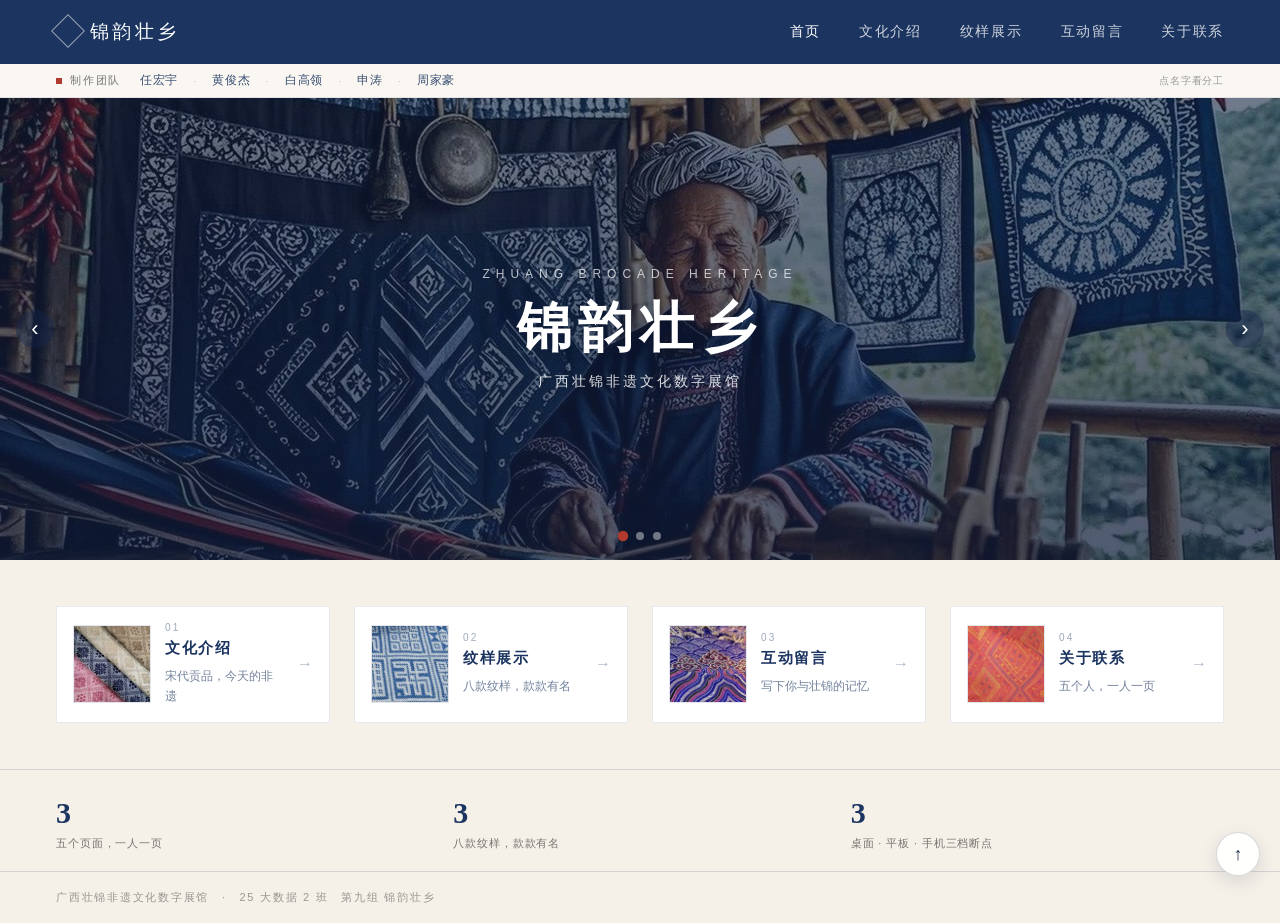
<file: index.html>
<!DOCTYPE html>
<html lang="zh-CN">
<head>
<meta charset="UTF-8">
<meta name="viewport" content="width=device-width,initial-scale=1">
<title>锦韵壮乡 · 广西壮锦非遗文化数字展馆</title>
<meta http-equiv="refresh" content="0; url=./01-home/index1.html">
</head>
<body style="font-family:system-ui,sans-serif;padding:40px;color:#333">
<p>正在进入展馆……</p>
<p>如果没有自动跳转，请点这里：<a href="./01-home/index1.html">进入首页</a></p>
</body>
</html>
</file>
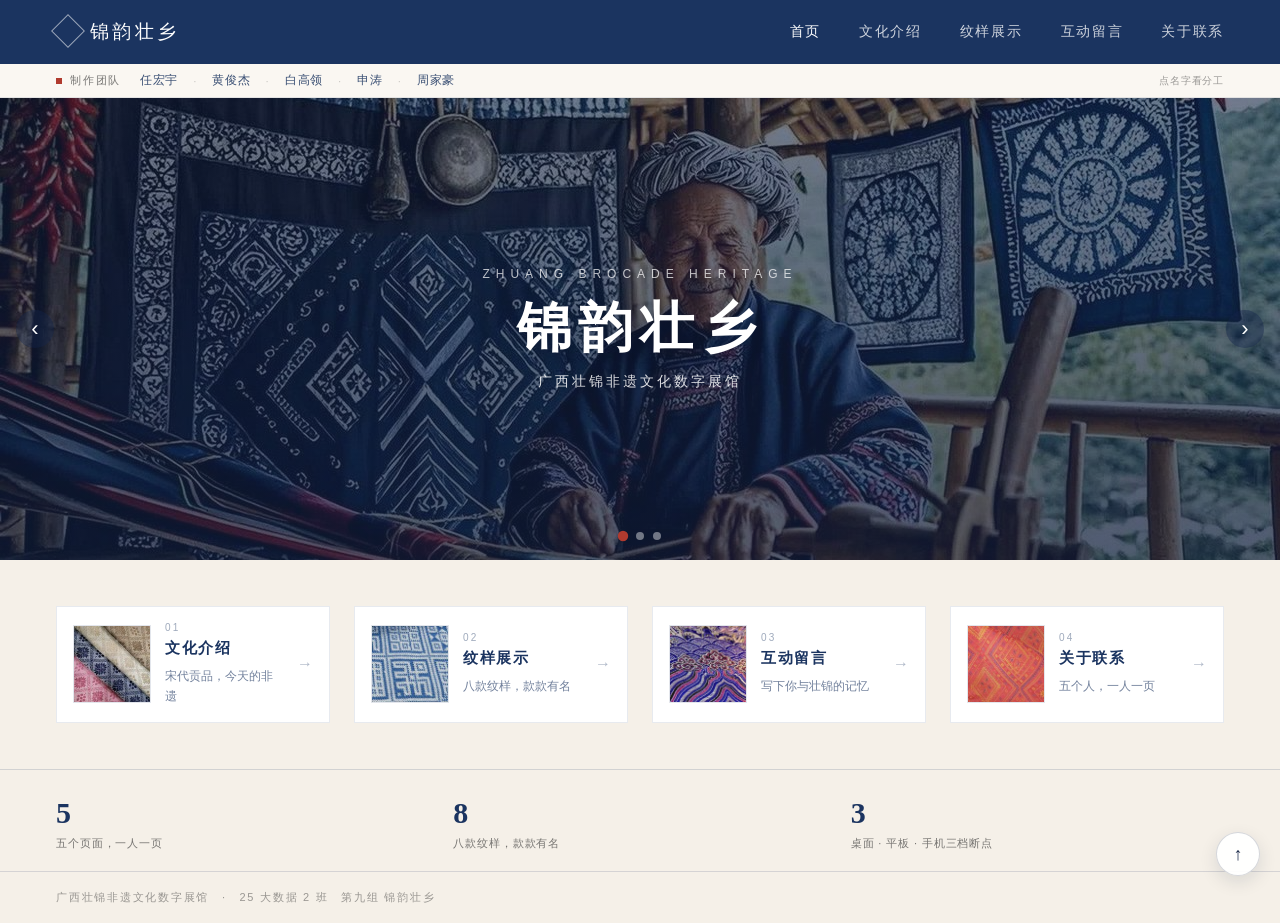
<file: 01-home/index1.html>
<!--
  锦韵壮乡 · 广西壮锦非遗文化数字展馆　第 1 页 / 共 5 页：首页
  姓名：任宏宇
  学号：20251091065
-->
<!DOCTYPE html>
<html lang="zh-CN">
<head>
<meta charset="utf-8">
<meta name="viewport" content="width=device-width, initial-scale=1">
<title>首页 · 锦韵壮乡</title>
<meta name="description" content="壮锦是广西壮族的传统织锦，与云锦、蜀锦、宋锦并称中国四大名锦。首页带你走进壮锦的纹样、工艺与故事。">
<link rel="icon" href="../assets/favicon.png">
<meta property="og:type" content="website">
<meta property="og:site_name" content="锦韵壮乡 · 广西壮锦非遗数字展馆">
<meta property="og:title" content="锦韵壮乡 · 广西壮锦非遗数字展馆">
<meta property="og:description" content="壮锦，广西壮族的织锦，与云锦、蜀锦、宋锦并称中国四大名锦。首页带你走进纹样、工艺与故事。">
<meta property="og:image" content="https://st1958.github.io/zhuangjin-nonheritage-web/assets/hero_a.jpg">
<meta property="og:url" content="https://st1958.github.io/zhuangjin-nonheritage-web/01-homeindex1.html">
<meta property="og:image:width" content="1280">
<meta property="og:image:height" content="720">
<meta name="twitter:card" content="summary_large_image">
<meta name="twitter:title" content="锦韵壮乡 · 广西壮锦非遗数字展馆">
<meta name="twitter:description" content="壮锦，广西壮族的织锦，与云锦、蜀锦、宋锦并称中国四大名锦。首页带你走进纹样、工艺与故事。">
<meta name="twitter:image" content="https://st1958.github.io/zhuangjin-nonheritage-web/assets/hero_a.jpg">
<meta name="theme-color" content="#1b3460">
<meta name="format-detection" content="telephone=no,email=no,address=no">
<link rel="preload" as="image" href="../assets/hero_a.jpg">
<link rel="stylesheet" href="../style.css?v=20261116a">
<link rel="stylesheet" href="./style.css?v=20261116a">
</head>
<body>
<nav class="nav">
  <span class="brand">锦韵壮乡</span>
  <div class="links"><a href="../01-home/index1.html" class="on">首页</a><a href="../02-culture/index2.html">文化介绍</a><a href="../03-patterns/index3.html">纹样展示</a><a href="../04-message/index4.html">互动留言</a><a href="../05-about/index5.html">关于联系</a></div>
  <button class="burger" aria-label="展开导航"></button>
</nav>

<div class="team-bar">
  <span class="tb-tag">制作团队</span>
  <span class="tb-names"><a href="../05-about/index5.html#m1">任宏宇</a><i class="sep">·</i><a href="../05-about/index5.html#m2">黄俊杰</a><i class="sep">·</i><a href="../05-about/index5.html#m3">白高领</a><i class="sep">·</i><a href="../05-about/index5.html#m4">申涛</a><i class="sep">·</i><a href="../05-about/index5.html#m5">周家豪</a></span>
  <span class="tb-hint">点名字看分工</span>
</div>

<section class="hero">
  <div class="en">ZHUANG BROCADE HERITAGE</div>
  <h1 class="h1">锦韵壮乡</h1>
  <p>广西壮锦非遗文化数字展馆</p>
</section>
<section class="entries">
  <a class="card" href="../02-culture/index2.html"><span class="thumb"><img loading="lazy" src="../assets/icon_culture.jpg" alt="文化介绍"></span><span class="bd"><i class="no">01</i><h3>文化介绍</h3><p>宋代贡品，今天的非遗</p></span><i class="go" aria-hidden="true">→</i></a>
  <a class="card" href="../03-patterns/index3.html"><span class="thumb"><img loading="lazy" src="../assets/icon_02.jpg" alt="纹样展示"></span><span class="bd"><i class="no">02</i><h3>纹样展示</h3><p>八款纹样，款款有名</p></span><i class="go" aria-hidden="true">→</i></a>
  <a class="card" href="../04-message/index4.html"><span class="thumb"><img loading="lazy" src="../assets/icon_03.jpg" alt="互动留言"></span><span class="bd"><i class="no">03</i><h3>互动留言</h3><p>写下你与壮锦的记忆</p></span><i class="go" aria-hidden="true">→</i></a>
  <a class="card" href="../05-about/index5.html"><span class="thumb"><img loading="lazy" src="../assets/icon_04.jpg" alt="关于联系"></span><span class="bd"><i class="no">04</i><h3>关于联系</h3><p>五个人，一人一页</p></span><i class="go" aria-hidden="true">→</i></a>
</section>
<div class="stats">
  <div><b>5</b><span>五个页面，一人一页</span></div>
  <div><b>8</b><span>八款纹样，款款有名</span></div>
  <div><b>3</b><span>桌面 · 平板 · 手机三档断点</span></div>
</div>

<footer class="foot">广西壮锦非遗文化数字展馆　·　25 大数据 2 班　第九组 锦韵壮乡</footer>
<script src="../common.js?v=20261116a"></script>
<script src="./page.js?v=20261116a"></script>
</body>
</html>
</file>
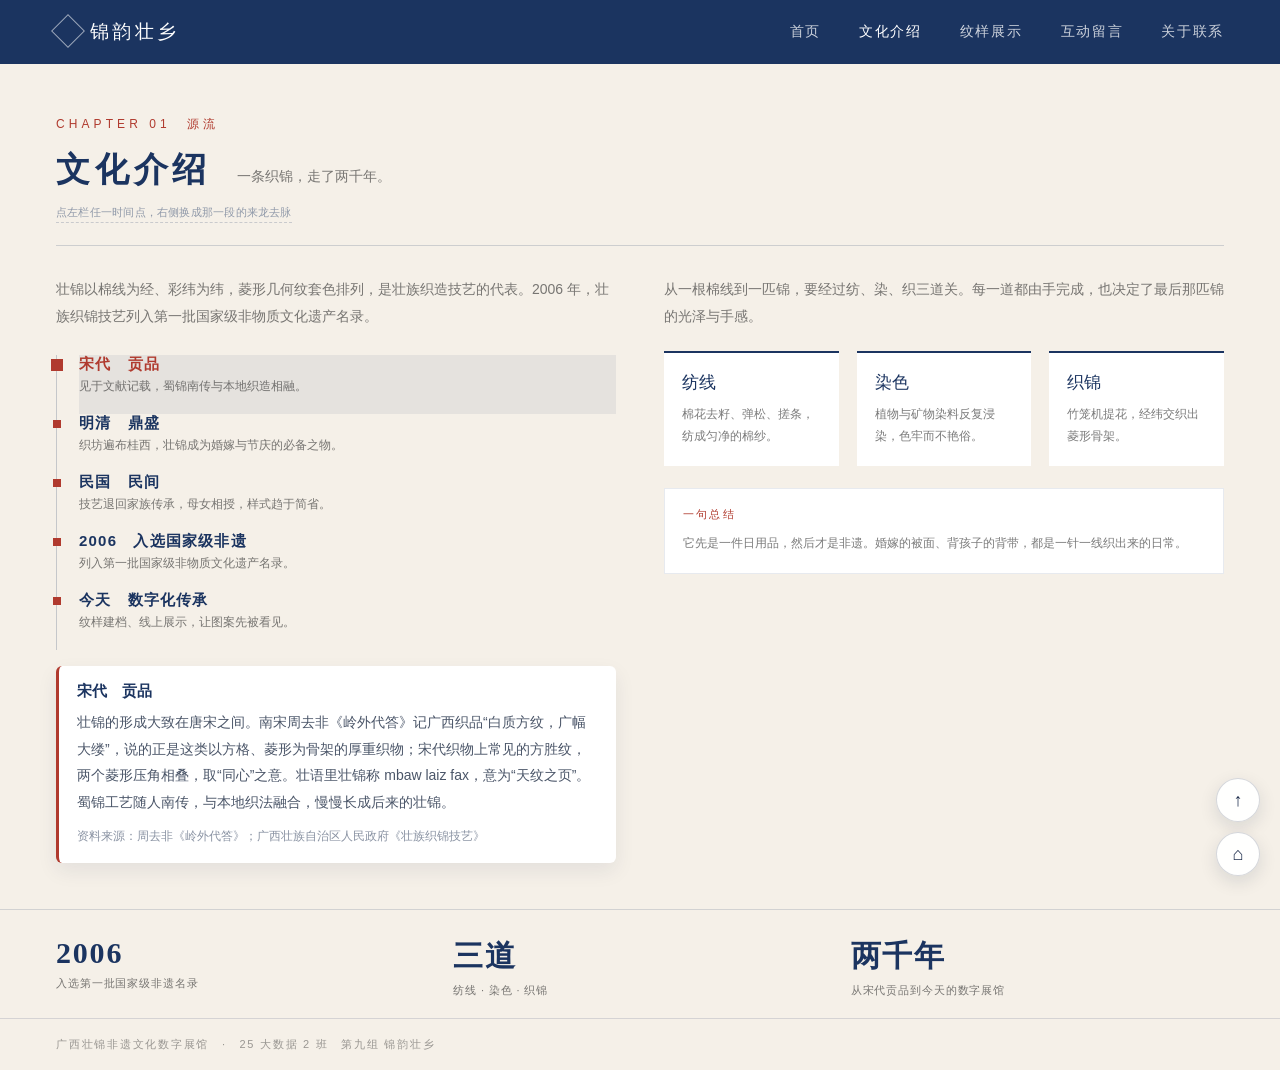
<file: 02-culture/index2.html>
<!--
  锦韵壮乡 · 广西壮锦非遗文化数字展馆　第 2 页 / 共 5 页：文化介绍
  姓名：黄俊杰
  学号：20251091058
-->
<!DOCTYPE html>
<html lang="zh-CN">
<head>
<meta charset="utf-8">
<meta name="viewport" content="width=device-width, initial-scale=1">
<meta name="format-detection" content="telephone=no,email=no,address=no">
<title>文化介绍 · 锦韵壮乡</title>
<meta name="description" content="按时间顺序梳理壮锦的起源、兴盛与当代传承，并说明织造工艺与图案寓意。">
<link rel="icon" href="../assets/favicon.png">
<meta property="og:type" content="website">
<meta property="og:site_name" content="锦韵壮乡 · 广西壮锦非遗数字展馆">
<meta property="og:title" content="文化介绍 · 锦韵壮乡">
<meta property="og:description" content="从汉代到今天：壮锦两千年的一条线。看时间轴、织造工序与非遗传承。">
<meta property="og:image" content="https://st1958.github.io/zhuangjin-nonheritage-web/assets/p3.jpg">
<link rel="stylesheet" href="../style.css?v=20261116a">
<link rel="stylesheet" href="./style.css?v=20261116a">
</head>
<body>
<nav class="nav">
  <span class="brand">锦韵壮乡</span>
  <div class="links"><a href="../01-home/index1.html">首页</a><a href="../02-culture/index2.html" class="on">文化介绍</a><a href="../03-patterns/index3.html">纹样展示</a><a href="../04-message/index4.html">互动留言</a><a href="../05-about/index5.html">关于联系</a></div>
  <button class="burger" aria-label="展开导航"></button>
</nav>

<section class="wrap pad">
  <div class="eyebrow">CHAPTER 01　源流</div>
  <div style="display:flex;align-items:baseline;gap:26px;margin-top:14px;flex-wrap:wrap">
    <h1 class="h2">文化介绍</h1>
    <span class="lead">一条织锦，走了两千年。</span>
  </div>
  <em class="hint">点左栏任一时间点，右侧换成那一段的来龙去脉</em>
  <div class="rule" style="margin:22px 0 0"></div>
  <div class="two" style="margin-top:30px">
    <div>
      <p class="lead">壮锦以棉线为经、彩纬为纬，菱形几何纹套色排列，是壮族织造技艺的代表。2006 年，壮族织锦技艺列入第一批国家级非物质文化遗产名录。</p>
      <ul class="tl">
        <li><b>宋代　贡品</b><span>见于文献记载，蜀锦南传与本地织造相融。</span></li>
        <li><b>明清　鼎盛</b><span>织坊遍布桂西，壮锦成为婚嫁与节庆的必备之物。</span></li>
        <li><b>民国　民间</b><span>技艺退回家族传承，母女相授，样式趋于简省。</span></li>
        <li><b>2006　入选国家级非遗</b><span>列入第一批国家级非物质文化遗产名录。</span></li>
        <li><b>今天　数字化传承</b><span>纹样建档、线上展示，让图案先被看见。</span></li>
      </ul>
    </div>
    <div>
      <p class="lead">从一根棉线到一匹锦，要经过纺、染、织三道关。每一道都由手完成，也决定了最后那匹锦的光泽与手感。</p>
      <div class="craft">
        <div><em>纺线</em><p class="lead" style="margin-top:10px;font-size:11.5px">棉花去籽、弹松、搓条，纺成匀净的棉纱。</p></div>
        <div><em>染色</em><p class="lead" style="margin-top:10px;font-size:11.5px">植物与矿物染料反复浸染，色牢而不艳俗。</p></div>
        <div><em>织锦</em><p class="lead" style="margin-top:10px;font-size:11.5px">竹笼机提花，经纬交织出菱形骨架。</p></div>
      </div>
      <div style="background:#fff;border:1px solid rgba(27,52,96,.1);padding:18px;margin-top:22px">
        <div style="font-size:11px;letter-spacing:.2em;color:var(--red)">一句总结</div>
        <p class="lead" style="margin-top:10px;font-size:12px">它先是一件日用品，然后才是非遗。婚嫁的被面、背孩子的背带，都是一针一线织出来的日常。</p>
      </div>
    </div>
  </div>
</section>
<div class="stats">
  <div><b>2006</b><span>入选第一批国家级非遗名录</span></div>
  <div><b>三道</b><span>纺线 · 染色 · 织锦</span></div>
  <div><b>两千年</b><span>从宋代贡品到今天的数字展馆</span></div>
</div>

<footer class="foot">广西壮锦非遗文化数字展馆　·　25 大数据 2 班　第九组 锦韵壮乡</footer>
<script src="../common.js?v=20261116a"></script>
<script src="./page.js?v=20261116a"></script>
</body>
</html>
</file>
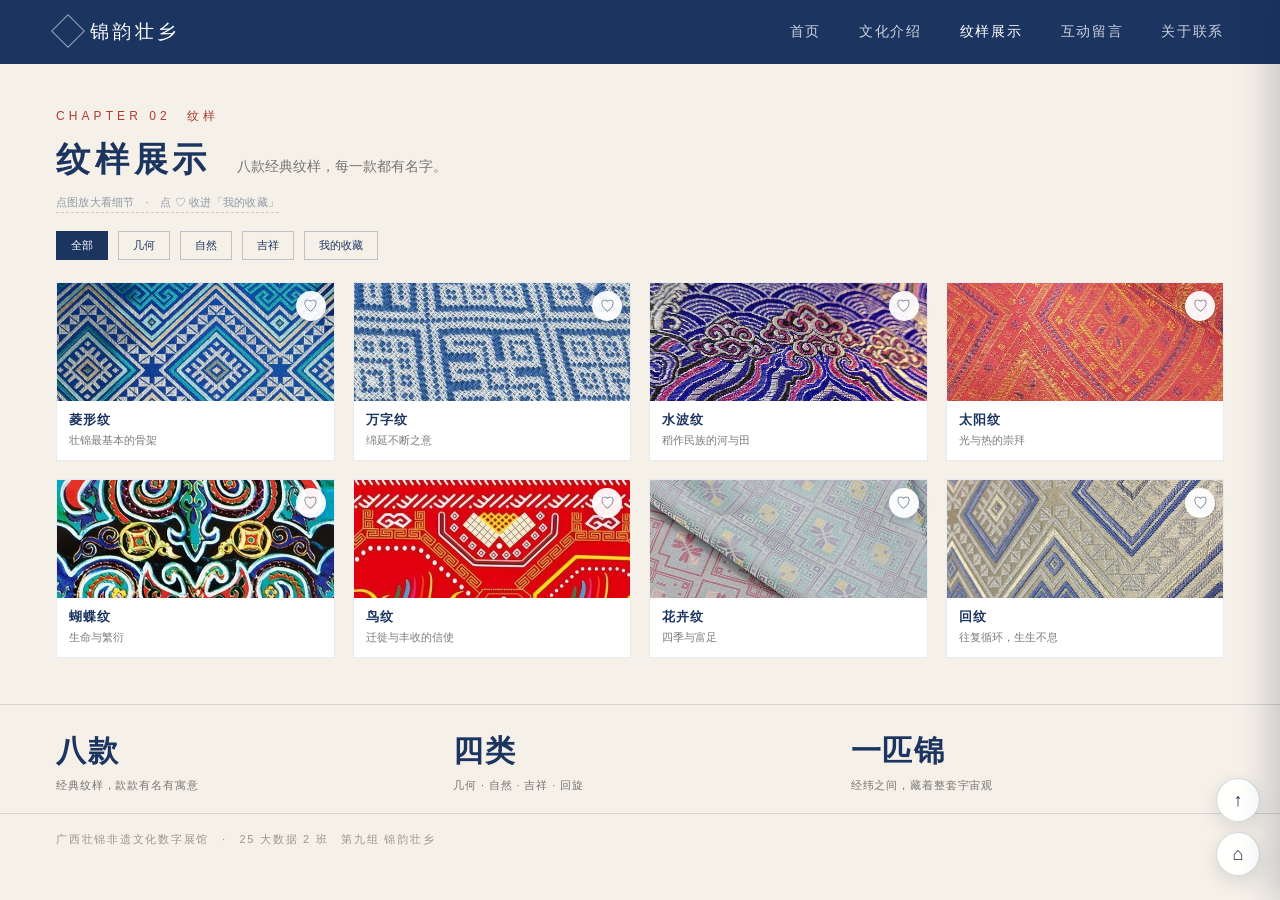
<file: 03-patterns/index3.html>
<!--
  锦韵壮乡 · 广西壮锦非遗文化数字展馆　第 3 页 / 共 5 页：纹样展示
  姓名：白高领
  学号：20251091051
-->
<!DOCTYPE html>
<html lang="zh-CN">
<head>
<meta charset="utf-8">
<meta name="viewport" content="width=device-width, initial-scale=1">
<meta name="format-detection" content="telephone=no,email=no,address=no">
<title>纹样展示 · 锦韵壮乡</title>
<meta name="description" content="八款壮锦经典纹样，按几何、自然、吉祥、回旋分类，可放大查看、可收藏。">
<link rel="icon" href="../assets/favicon.png">
<meta property="og:type" content="website">
<meta property="og:site_name" content="锦韵壮乡 · 广西壮锦非遗数字展馆">
<meta property="og:title" content="纹样展示 · 锦韵壮乡">
<meta property="og:description" content="八款经典壮锦纹样，几何、自然、吉祥、回纹四类。点开看大图、寓意与用法。">
<meta property="og:image" content="https://st1958.github.io/zhuangjin-nonheritage-web/assets/p1.jpg">
<link rel="stylesheet" href="../style.css?v=20261116a">
<link rel="stylesheet" href="./style.css?v=20261116a">
</head>
<body>
<nav class="nav">
  <span class="brand">锦韵壮乡</span>
  <div class="links"><a href="../01-home/index1.html">首页</a><a href="../02-culture/index2.html">文化介绍</a><a href="../03-patterns/index3.html" class="on">纹样展示</a><a href="../04-message/index4.html">互动留言</a><a href="../05-about/index5.html">关于联系</a></div>
  <button class="burger" aria-label="展开导航"></button>
</nav>

<section class="wrap" style="padding-top:44px">
  <div class="eyebrow">CHAPTER 02　纹样</div>
  <div style="display:flex;align-items:baseline;gap:26px;margin-top:12px;flex-wrap:wrap">
    <h1 class="h2">纹样展示</h1>
    <span class="lead">八款经典纹样，每一款都有名字。</span>
  </div>
  <em class="hint">点图放大看细节　·　点 ♡ 收进「我的收藏」</em>
  <div class="chips">
    <span class="chip on" data-cat="全部">全部</span>
    <span class="chip" data-cat="几何">几何</span>
    <span class="chip" data-cat="自然">自然</span>
    <span class="chip" data-cat="吉祥">吉祥</span>
  </div>
  <div class="gal">
    <figure data-cat="几何"><img loading="lazy" src="../assets/p1.jpg" alt="菱形纹"><figcaption><b>菱形纹</b><i>壮锦最基本的骨架</i></figcaption></figure>
    <figure data-cat="几何,吉祥"><img loading="lazy" src="../assets/p2.jpg" alt="万字纹"><figcaption><b>万字纹</b><i>绵延不断之意</i></figcaption></figure>
    <figure data-cat="自然"><img loading="lazy" src="../assets/p3.jpg" alt="水波纹"><figcaption><b>水波纹</b><i>稻作民族的河与田</i></figcaption></figure>
    <figure data-cat="自然"><img loading="lazy" src="../assets/p4.jpg" alt="太阳纹"><figcaption><b>太阳纹</b><i>光与热的崇拜</i></figcaption></figure>
    <figure data-cat="自然,吉祥"><img loading="lazy" src="../assets/p5.jpg" alt="蝴蝶纹"><figcaption><b>蝴蝶纹</b><i>生命与繁衍</i></figcaption></figure>
    <figure data-cat="自然"><img loading="lazy" src="../assets/p6.jpg" alt="鸟纹"><figcaption><b>鸟纹</b><i>迁徙与丰收的信使</i></figcaption></figure>
    <figure data-cat="自然,吉祥"><img loading="lazy" src="../assets/p7.jpg" alt="花卉纹"><figcaption><b>花卉纹</b><i>四季与富足</i></figcaption></figure>
    <figure data-cat="几何,吉祥"><img loading="lazy" src="../assets/p8.jpg" alt="回纹"><figcaption><b>回纹</b><i>往复循环，生生不息</i></figcaption></figure>
  </div>
</section>
<div class="stats">
  <div><b>八款</b><span>经典纹样，款款有名有寓意</span></div>
  <div><b>四类</b><span>几何 · 自然 · 吉祥 · 回旋</span></div>
  <div><b>一匹锦</b><span>经纬之间，藏着整套宇宙观</span></div>
</div>

<footer class="foot">广西壮锦非遗文化数字展馆　·　25 大数据 2 班　第九组 锦韵壮乡</footer>
<script src="../common.js?v=20261116a"></script>
<script src="./page.js?v=20261116a"></script>
</body>
</html>
</file>
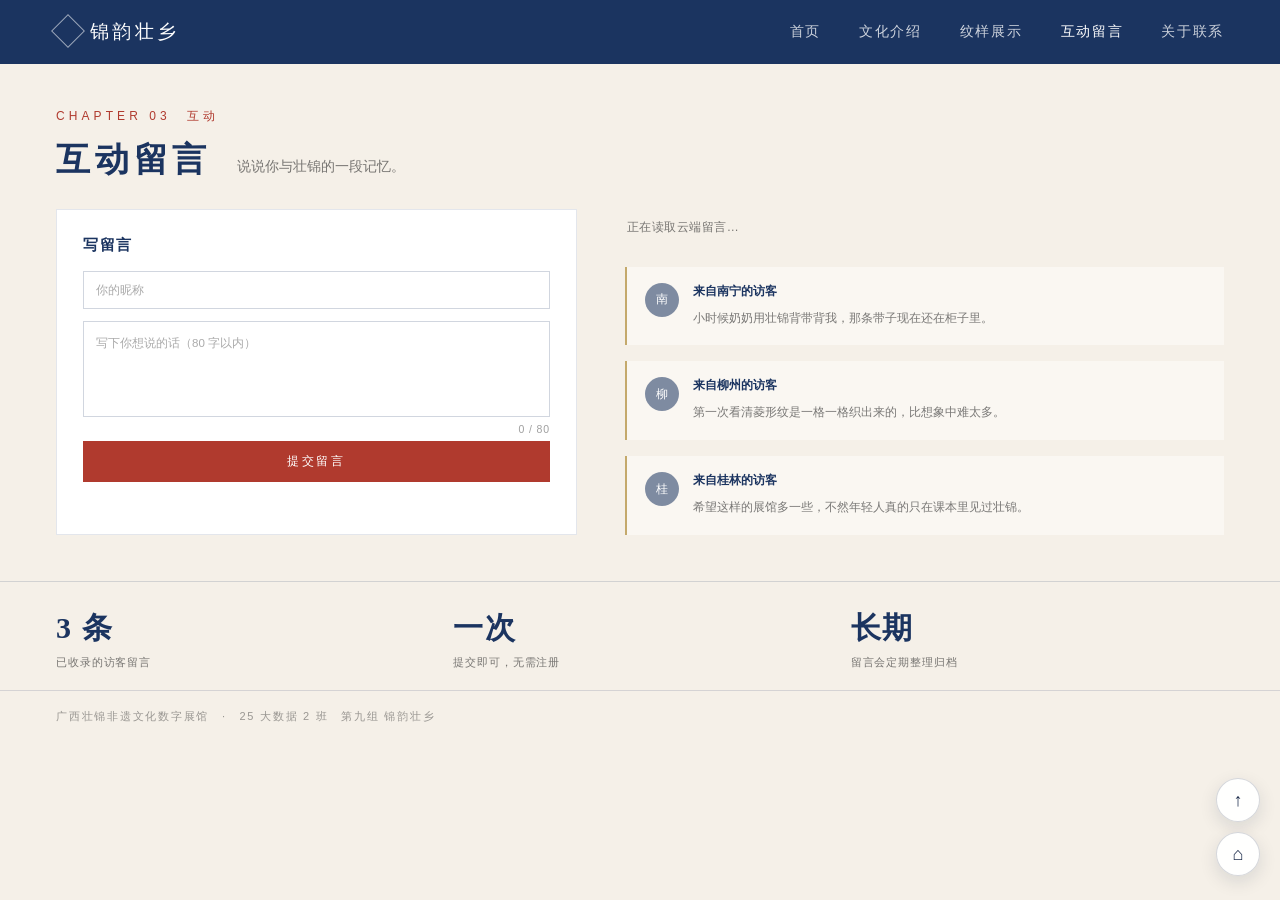
<file: 04-message/index4.html>
<!--
  锦韵壮乡 · 广西壮锦非遗文化数字展馆　第 4 页 / 共 5 页：互动留言
  姓名：申涛
  学号：20251091066
-->
<!DOCTYPE html>
<html lang="zh-CN">
<head>
<meta charset="utf-8">
<meta name="viewport" content="width=device-width, initial-scale=1">
<meta name="format-detection" content="telephone=no,email=no,address=no">
<title>互动留言 · 锦韵壮乡</title>
<meta name="description" content="写下你与壮锦的一段记忆，留言提交后即时上墙，无需注册。">
<link rel="icon" href="../assets/favicon.png">
<meta property="og:type" content="website">
<meta property="og:site_name" content="锦韵壮乡 · 广西壮锦非遗数字展馆">
<meta property="og:title" content="互动留言 · 锦韵壮乡">
<meta property="og:description" content="在壮锦数字展馆的留言墙上写一句话，所有人的留言都留在云端。">
<meta property="og:image" content="https://st1958.github.io/zhuangjin-nonheritage-web/assets/p7.jpg">
<link rel="stylesheet" href="../style.css?v=20261116a">
<link rel="stylesheet" href="./style.css?v=20261116a">
</head>
<body>
<nav class="nav">
  <span class="brand">锦韵壮乡</span>
  <div class="links"><a href="../01-home/index1.html">首页</a><a href="../02-culture/index2.html">文化介绍</a><a href="../03-patterns/index3.html">纹样展示</a><a href="../04-message/index4.html" class="on">互动留言</a><a href="../05-about/index5.html">关于联系</a></div>
  <button class="burger" aria-label="展开导航"></button>
</nav>

<section class="wrap" style="padding-top:44px">
  <div class="eyebrow">CHAPTER 03　互动</div>
  <div style="display:flex;align-items:baseline;gap:26px;margin-top:12px;flex-wrap:wrap">
    <h1 class="h2">互动留言</h1>
    <span class="lead">说说你与壮锦的一段记忆。</span>
  </div>
  <div class="two msg-two" style="margin-top:26px">
    <form class="form" id="msgForm" novalidate>
      <h3>写留言</h3>
      <div class="field"><input name="name" maxlength="16" placeholder="你的昵称"></div>
      <div class="field area"><textarea name="text" placeholder="写下你想说的话（80 字以内）"></textarea></div>
      <div class="countbar"><span id="msgCounter">0 / 80</span></div>
      <button class="btn" type="submit" style="width:100%;border:0;cursor:pointer;font-family:inherit">提交留言</button>
      <div class="tip" role="status" aria-live="polite"></div>
    </form>
    <div class="wall" id="msgWall">
      <div class="note"><div class="ava">南</div><div><b>来自南宁的访客</b><div class="txt">小时候奶奶用壮锦背带背我，那条带子现在还在柜子里。</div></div></div>
      <div class="note"><div class="ava">柳</div><div><b>来自柳州的访客</b><div class="txt">第一次看清菱形纹是一格一格织出来的，比想象中难太多。</div></div></div>
      <div class="note"><div class="ava">桂</div><div><b>来自桂林的访客</b><div class="txt">希望这样的展馆多一些，不然年轻人真的只在课本里见过壮锦。</div></div></div>
    </div>
  </div>
</section>
<div class="stats">
  <div><b id="msgCount">3 条</b><span>已收录的访客留言</span></div>
  <div><b>一次</b><span>提交即可，无需注册</span></div>
  <div><b>长期</b><span>留言会定期整理归档</span></div>
</div>

<footer class="foot">广西壮锦非遗文化数字展馆　·　25 大数据 2 班　第九组 锦韵壮乡</footer>
<script src="../common.js?v=20261116a"></script>
<script src="./page.js?v=20261116a"></script>
</body>
</html>
</file>
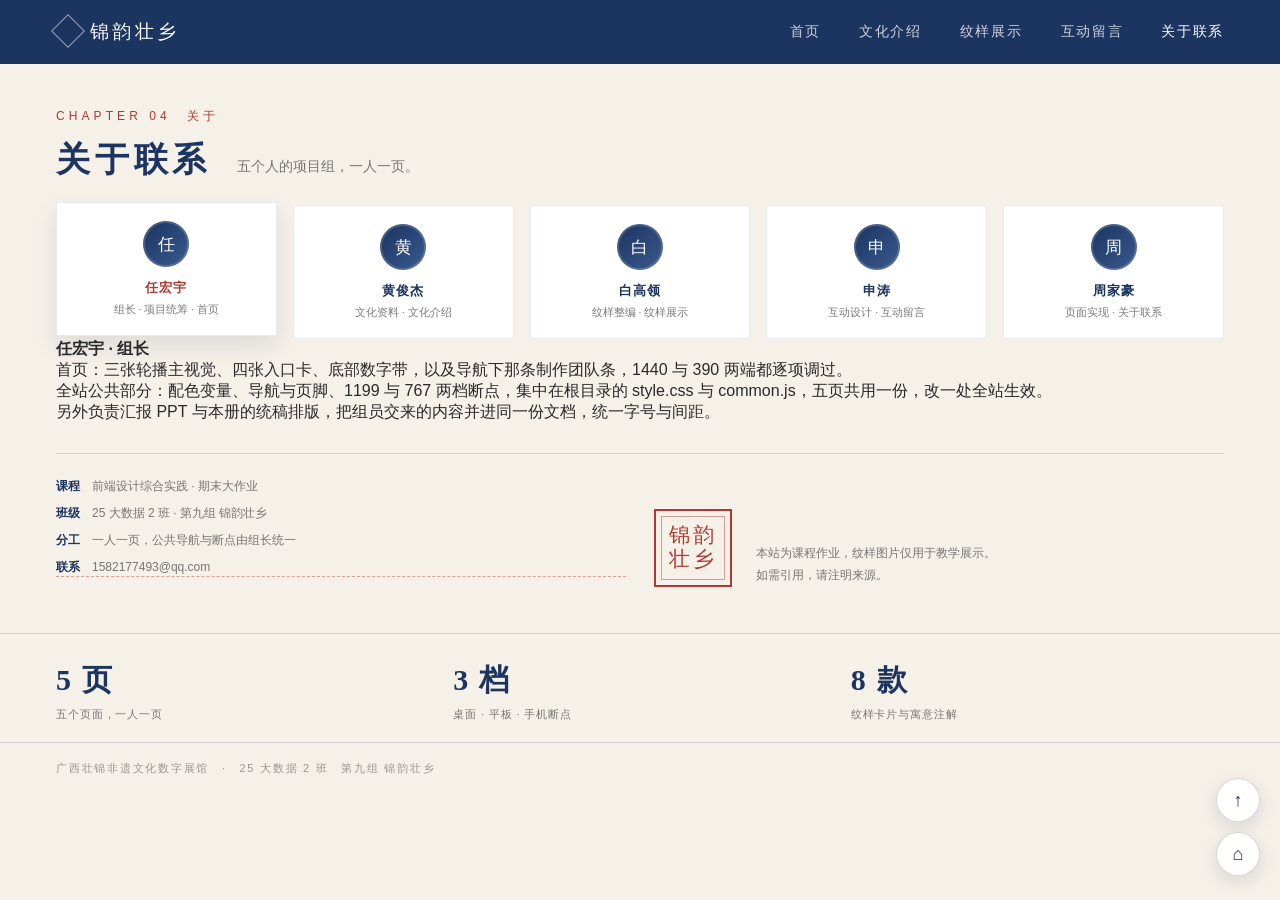
<file: 05-about/index5.html>
<!--
  锦韵壮乡 · 广西壮锦非遗文化数字展馆　第 5 页 / 共 5 页：关于联系
  姓名：周家豪
  学号：20251091073
-->
<!DOCTYPE html>
<html lang="zh-CN">
<head>
<meta charset="utf-8">
<meta name="viewport" content="width=device-width, initial-scale=1">
<meta name="format-detection" content="telephone=no,email=no,address=no">
<title>关于联系 · 锦韵壮乡</title>
<meta name="description" content="第九组五个人的分工与联系方式，附课程作业说明。">
<link rel="icon" href="../assets/favicon.png">
<meta property="og:type" content="website">
<meta property="og:site_name" content="锦韵壮乡 · 广西壮锦非遗数字展馆">
<meta property="og:title" content="关于联系 · 锦韵壮乡">
<meta property="og:description" content="第九组“锦韵壮乡”小组成员与研究分工，欢迎来信交流。">
<meta property="og:image" content="https://st1958.github.io/zhuangjin-nonheritage-web/assets/p5.jpg">
<link rel="stylesheet" href="../style.css?v=20261116a">
<link rel="stylesheet" href="./style.css?v=20261116a">
</head>
<body>
<nav class="nav">
  <span class="brand">锦韵壮乡</span>
  <div class="links"><a href="../01-home/index1.html">首页</a><a href="../02-culture/index2.html">文化介绍</a><a href="../03-patterns/index3.html">纹样展示</a><a href="../04-message/index4.html">互动留言</a><a href="../05-about/index5.html" class="on">关于联系</a></div>
  <button class="burger" aria-label="展开导航"></button>
</nav>

<section class="wrap" style="padding-top:44px">
  <div class="eyebrow">CHAPTER 04　关于</div>
  <div style="display:flex;align-items:baseline;gap:26px;margin-top:12px;flex-wrap:wrap">
    <h1 class="h2">关于联系</h1>
    <span class="lead">五个人的项目组，一人一页。</span>
  </div>
  <div class="members">
      <div class="mem"><div class="ava"></div><b>任宏宇</b><span>组长 · 项目统筹 · 首页</span></div>
      <div class="mem"><div class="ava"></div><b>黄俊杰</b><span>文化资料 · 文化介绍</span></div>
      <div class="mem"><div class="ava"></div><b>白高领</b><span>纹样整编 · 纹样展示</span></div>
      <div class="mem"><div class="ava"></div><b>申涛</b><span>互动设计 · 互动留言</span></div>
      <div class="mem"><div class="ava"></div><b>周家豪</b><span>页面实现 · 关于联系</span></div>
  </div>
  <div class="contact">
    <ul>
      <li><b>课程</b>　前端设计综合实践 · 期末大作业</li>
      <li><b>班级</b>　25 大数据 2 班 · 第九组 锦韵壮乡</li>
      <li><b>分工</b>　一人一页，公共导航与断点由组长统一</li>
      <li><b>联系</b>　1582177493@qq.com</li>
    </ul>
    <div style="display:flex;align-items:flex-end;gap:24px">
      <div class="seal" aria-hidden="true">锦韵<br>壮乡</div>
      <div>
        <p class="lead" style="font-size:11.5px">本站为课程作业，纹样图片仅用于教学展示。<br>如需引用，请注明来源。</p>
      </div>
    </div>
  </div>
</section>
<div class="stats">
  <div><b>5 页</b><span>五个页面，一人一页</span></div>
  <div><b>3 档</b><span>桌面 · 平板 · 手机断点</span></div>
  <div><b>8 款</b><span>纹样卡片与寓意注解</span></div>
</div>

<footer class="foot">广西壮锦非遗文化数字展馆　·　25 大数据 2 班　第九组 锦韵壮乡</footer>
<script src="../common.js?v=20261116a"></script>
<script src="./page.js?v=20261116a"></script>
</body>
</html>
</file>
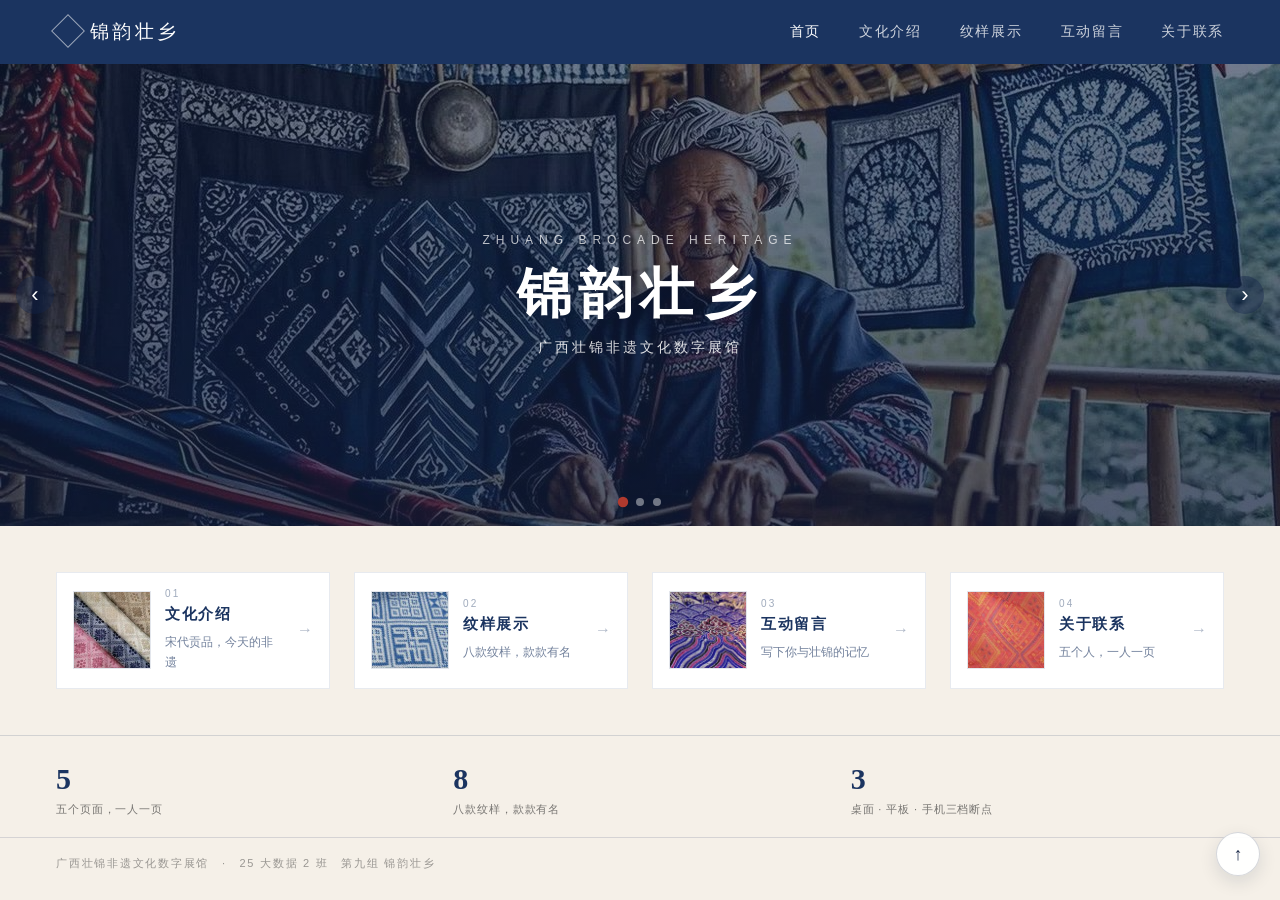
<file: 第九组-锦韵壮乡/01-首页-任宏宇/index1.html>
<!--
  锦韵壮乡 · 广西壮锦非遗文化数字展馆　第 1 页 / 共 5 页：首页
  姓名：任宏宇
  学号：20251091065
-->
<!DOCTYPE html>
<html lang="zh-CN">
<head>
<meta charset="utf-8">
<meta name="viewport" content="width=device-width, initial-scale=1">
<title>首页 · 锦韵壮乡</title>
<meta name="description" content="壮锦是广西壮族的传统织锦，与云锦、蜀锦、宋锦并称中国四大名锦。首页带你走进壮锦的纹样、工艺与故事。">
<link rel="icon" href="../assets/favicon.png">
<meta property="og:type" content="website">
<meta property="og:site_name" content="锦韵壮乡 · 广西壮锦非遗数字展馆">
<meta property="og:title" content="锦韵壮乡 · 广西壮锦非遗数字展馆">
<meta property="og:description" content="壮锦，广西壮族的织锦，与云锦、蜀锦、宋锦并称中国四大名锦。首页带你走进纹样、工艺与故事。">
<meta property="og:image" content="https://st1958.github.io/zhuangjin-nonheritage-web/%E7%AC%AC%E4%B9%9D%E7%BB%84-%E9%94%A6%E9%9F%B5%E5%A3%AE%E4%B9%A1/assets/hero_a.jpg">
<meta property="og:url" content="https://st1958.github.io/zhuangjin-nonheritage-web/%E7%AC%AC%E4%B9%9D%E7%BB%84-%E9%94%A6%E9%9F%B5%E5%A3%AE%E4%B9%A1/01-%E9%A6%96%E9%A1%B5-%E4%BB%BB%E5%AE%8F%E5%AE%87/index1.html">
<meta property="og:image:width" content="1280">
<meta property="og:image:height" content="720">
<meta name="twitter:card" content="summary_large_image">
<meta name="twitter:title" content="锦韵壮乡 · 广西壮锦非遗数字展馆">
<meta name="twitter:description" content="壮锦，广西壮族的织锦，与云锦、蜀锦、宋锦并称中国四大名锦。首页带你走进纹样、工艺与故事。">
<meta name="twitter:image" content="https://st1958.github.io/zhuangjin-nonheritage-web/%E7%AC%AC%E4%B9%9D%E7%BB%84-%E9%94%A6%E9%9F%B5%E5%A3%AE%E4%B9%A1/assets/hero_a.jpg">
<meta name="theme-color" content="#1b3460">
<meta name="format-detection" content="telephone=no,email=no,address=no">
<link rel="preload" as="image" href="../assets/hero_a.jpg">
<link rel="stylesheet" href="../style.css">
<link rel="stylesheet" href="./style.css">
</head>
<body>
<nav class="nav">
  <span class="brand">锦韵壮乡</span>
  <div class="links"><a href="../01-首页-任宏宇/index1.html" class="on">首页</a><a href="../02-文化介绍-黄俊杰/index2.html">文化介绍</a><a href="../03-纹样展示-白高领/index3.html">纹样展示</a><a href="../04-互动留言-申涛/index4.html">互动留言</a><a href="../05-关于联系-周家豪/index5.html">关于联系</a></div>
  <button class="burger" aria-label="展开导航"></button>
</nav>

<section class="hero">
  <div class="en">ZHUANG BROCADE HERITAGE</div>
  <h1 class="h1">锦韵壮乡</h1>
  <p>广西壮锦非遗文化数字展馆</p>
</section>
<section class="entries">
  <a class="card" href="../02-文化介绍-黄俊杰/index2.html"><span class="thumb"><img loading="lazy" src="../assets/icon_culture.jpg" alt="文化介绍"></span><span class="bd"><i class="no">01</i><h3>文化介绍</h3><p>宋代贡品，今天的非遗</p></span><i class="go" aria-hidden="true">→</i></a>
  <a class="card" href="../03-纹样展示-白高领/index3.html"><span class="thumb"><img loading="lazy" src="../assets/icon_02.jpg" alt="纹样展示"></span><span class="bd"><i class="no">02</i><h3>纹样展示</h3><p>八款纹样，款款有名</p></span><i class="go" aria-hidden="true">→</i></a>
  <a class="card" href="../04-互动留言-申涛/index4.html"><span class="thumb"><img loading="lazy" src="../assets/icon_03.jpg" alt="互动留言"></span><span class="bd"><i class="no">03</i><h3>互动留言</h3><p>写下你与壮锦的记忆</p></span><i class="go" aria-hidden="true">→</i></a>
  <a class="card" href="../05-关于联系-周家豪/index5.html"><span class="thumb"><img loading="lazy" src="../assets/icon_04.jpg" alt="关于联系"></span><span class="bd"><i class="no">04</i><h3>关于联系</h3><p>五个人，一人一页</p></span><i class="go" aria-hidden="true">→</i></a>
</section>
<div class="stats">
  <div><b>5</b><span>五个页面，一人一页</span></div>
  <div><b>8</b><span>八款纹样，款款有名</span></div>
  <div><b>3</b><span>桌面 · 平板 · 手机三档断点</span></div>
</div>

<footer class="foot">广西壮锦非遗文化数字展馆　·　25 大数据 2 班　第九组 锦韵壮乡</footer>
<script src="../common.js"></script>
<script src="./page.js"></script>
</body>
</html>
</file>
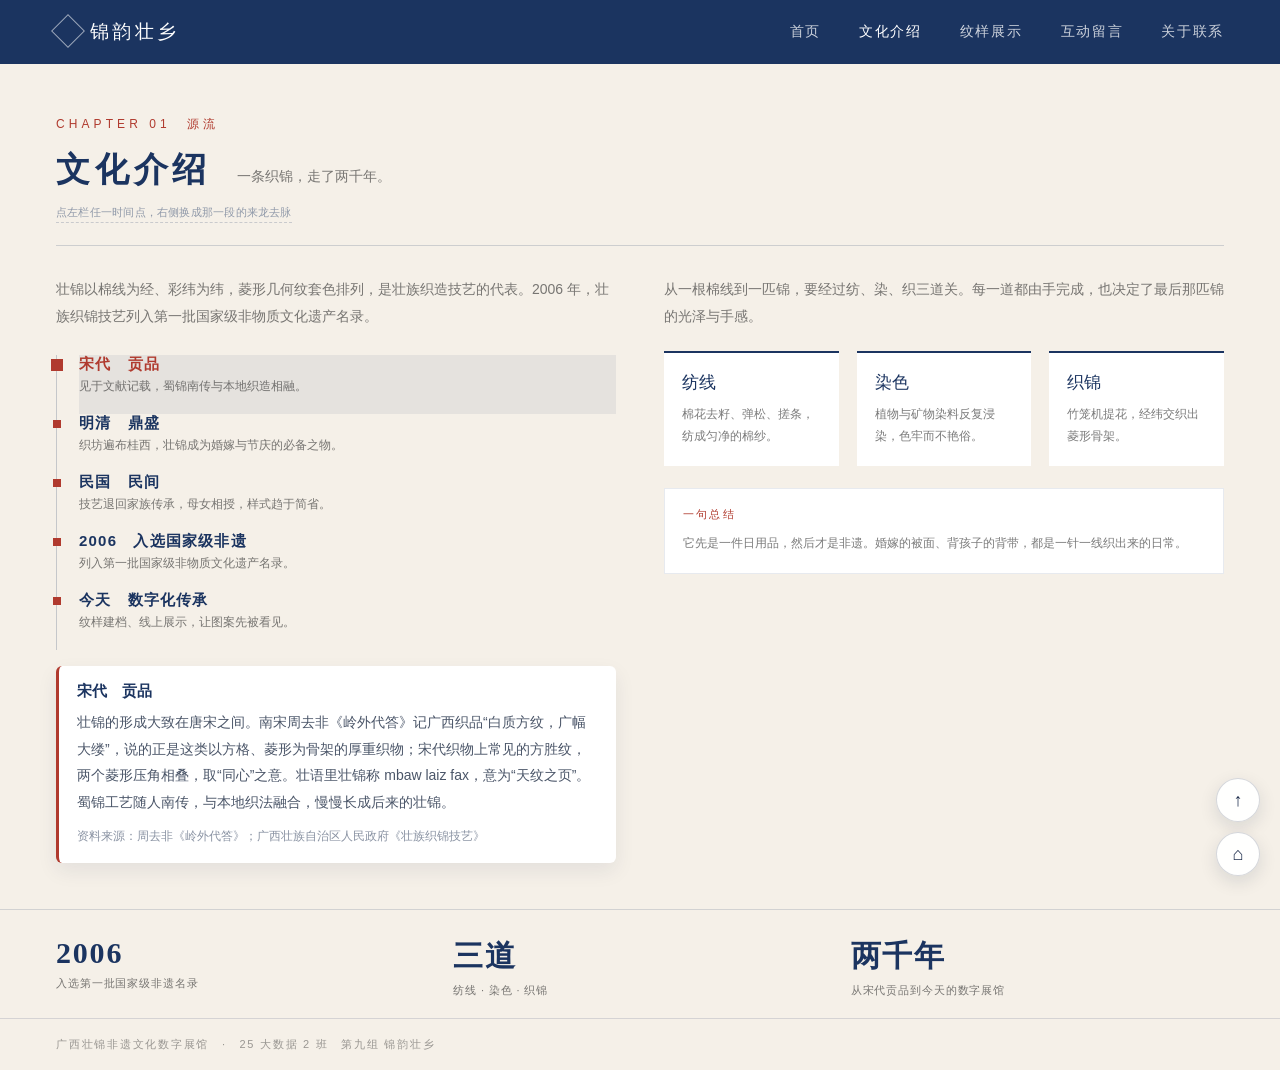
<file: 第九组-锦韵壮乡/02-文化介绍-黄俊杰/index2.html>
<!--
  锦韵壮乡 · 广西壮锦非遗文化数字展馆　第 2 页 / 共 5 页：文化介绍
  姓名：黄俊杰
  学号：20251091058
-->
<!DOCTYPE html>
<html lang="zh-CN">
<head>
<meta charset="utf-8">
<meta name="viewport" content="width=device-width, initial-scale=1">
<meta name="format-detection" content="telephone=no,email=no,address=no">
<title>文化介绍 · 锦韵壮乡</title>
<meta name="description" content="按时间顺序梳理壮锦的起源、兴盛与当代传承，并说明织造工艺与图案寓意。">
<link rel="icon" href="../assets/favicon.png">
<meta property="og:type" content="website">
<meta property="og:site_name" content="锦韵壮乡 · 广西壮锦非遗数字展馆">
<meta property="og:title" content="文化介绍 · 锦韵壮乡">
<meta property="og:description" content="从汉代到今天：壮锦两千年的一条线。看时间轴、织造工序与非遗传承。">
<meta property="og:image" content="https://st1958.github.io/zhuangjin-nonheritage-web/%E7%AC%AC%E4%B9%9D%E7%BB%84-%E9%94%A6%E9%9F%B5%E5%A3%AE%E4%B9%A1/assets/p3.jpg">
<link rel="stylesheet" href="../style.css">
<link rel="stylesheet" href="./style.css">
</head>
<body>
<nav class="nav">
  <span class="brand">锦韵壮乡</span>
  <div class="links"><a href="../01-首页-任宏宇/index1.html">首页</a><a href="../02-文化介绍-黄俊杰/index2.html" class="on">文化介绍</a><a href="../03-纹样展示-白高领/index3.html">纹样展示</a><a href="../04-互动留言-申涛/index4.html">互动留言</a><a href="../05-关于联系-周家豪/index5.html">关于联系</a></div>
  <button class="burger" aria-label="展开导航"></button>
</nav>

<section class="wrap pad">
  <div class="eyebrow">CHAPTER 01　源流</div>
  <div style="display:flex;align-items:baseline;gap:26px;margin-top:14px;flex-wrap:wrap">
    <h1 class="h2">文化介绍</h1>
    <span class="lead">一条织锦，走了两千年。</span>
  </div>
  <em class="hint">点左栏任一时间点，右侧换成那一段的来龙去脉</em>
  <div class="rule" style="margin:22px 0 0"></div>
  <div class="two" style="margin-top:30px">
    <div>
      <p class="lead">壮锦以棉线为经、彩纬为纬，菱形几何纹套色排列，是壮族织造技艺的代表。2006 年，壮族织锦技艺列入第一批国家级非物质文化遗产名录。</p>
      <ul class="tl">
        <li><b>宋代　贡品</b><span>见于文献记载，蜀锦南传与本地织造相融。</span></li>
        <li><b>明清　鼎盛</b><span>织坊遍布桂西，壮锦成为婚嫁与节庆的必备之物。</span></li>
        <li><b>民国　民间</b><span>技艺退回家族传承，母女相授，样式趋于简省。</span></li>
        <li><b>2006　入选国家级非遗</b><span>列入第一批国家级非物质文化遗产名录。</span></li>
        <li><b>今天　数字化传承</b><span>纹样建档、线上展示，让图案先被看见。</span></li>
      </ul>
    </div>
    <div>
      <p class="lead">从一根棉线到一匹锦，要经过纺、染、织三道关。每一道都由手完成，也决定了最后那匹锦的光泽与手感。</p>
      <div class="craft">
        <div><em>纺线</em><p class="lead" style="margin-top:10px;font-size:11.5px">棉花去籽、弹松、搓条，纺成匀净的棉纱。</p></div>
        <div><em>染色</em><p class="lead" style="margin-top:10px;font-size:11.5px">植物与矿物染料反复浸染，色牢而不艳俗。</p></div>
        <div><em>织锦</em><p class="lead" style="margin-top:10px;font-size:11.5px">竹笼机提花，经纬交织出菱形骨架。</p></div>
      </div>
      <div style="background:#fff;border:1px solid rgba(27,52,96,.1);padding:18px;margin-top:22px">
        <div style="font-size:11px;letter-spacing:.2em;color:var(--red)">一句总结</div>
        <p class="lead" style="margin-top:10px;font-size:12px">它先是一件日用品，然后才是非遗。婚嫁的被面、背孩子的背带，都是一针一线织出来的日常。</p>
      </div>
    </div>
  </div>
</section>
<div class="stats">
  <div><b>2006</b><span>入选第一批国家级非遗名录</span></div>
  <div><b>三道</b><span>纺线 · 染色 · 织锦</span></div>
  <div><b>两千年</b><span>从宋代贡品到今天的数字展馆</span></div>
</div>

<footer class="foot">广西壮锦非遗文化数字展馆　·　25 大数据 2 班　第九组 锦韵壮乡</footer>
<script src="../common.js"></script>
<script src="./page.js"></script>
</body>
</html>
</file>
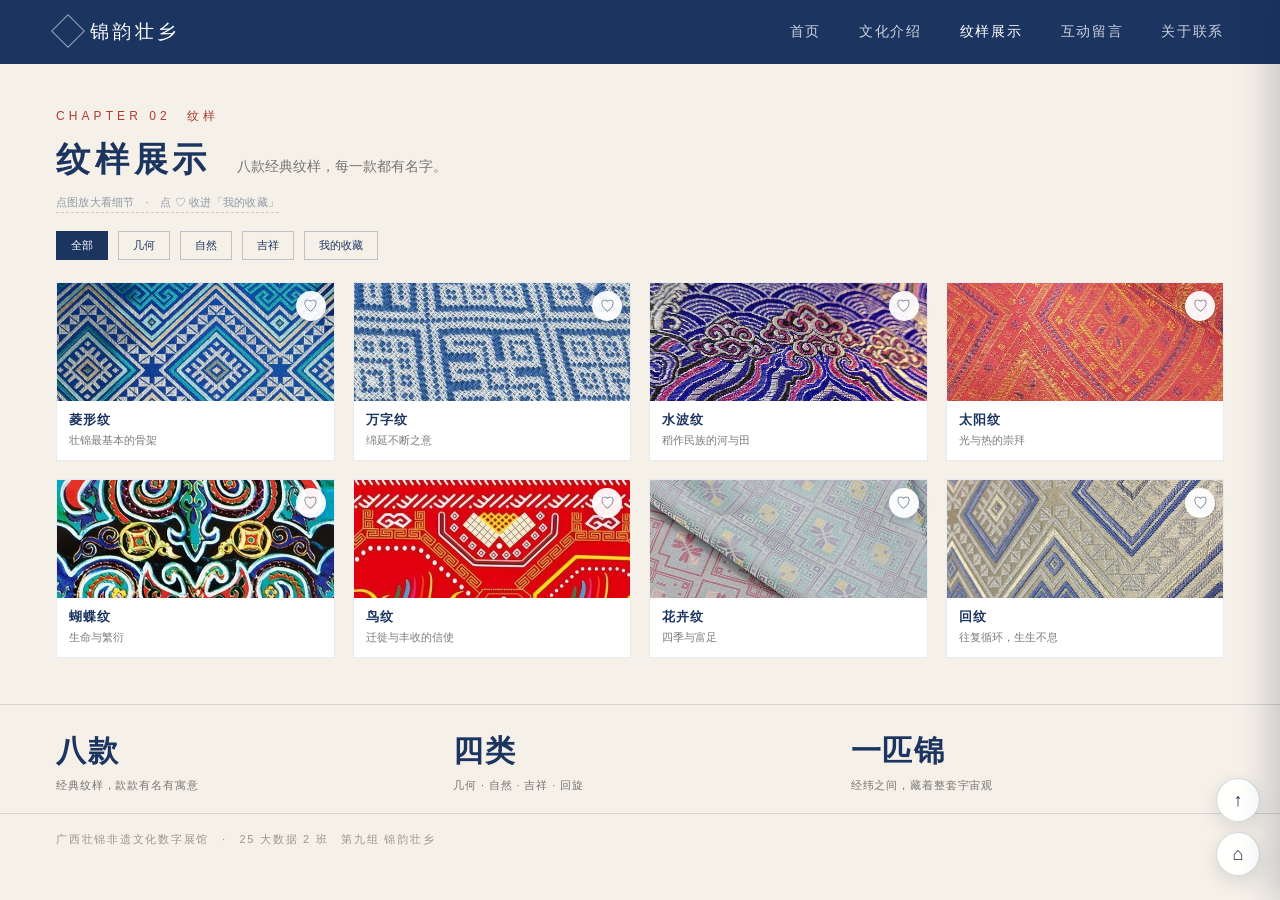
<file: 第九组-锦韵壮乡/03-纹样展示-白高领/index3.html>
<!--
  锦韵壮乡 · 广西壮锦非遗文化数字展馆　第 3 页 / 共 5 页：纹样展示
  姓名：白高领
  学号：20251091051
-->
<!DOCTYPE html>
<html lang="zh-CN">
<head>
<meta charset="utf-8">
<meta name="viewport" content="width=device-width, initial-scale=1">
<meta name="format-detection" content="telephone=no,email=no,address=no">
<title>纹样展示 · 锦韵壮乡</title>
<meta name="description" content="八款壮锦经典纹样，按几何、自然、吉祥、回旋分类，可放大查看、可收藏。">
<link rel="icon" href="../assets/favicon.png">
<meta property="og:type" content="website">
<meta property="og:site_name" content="锦韵壮乡 · 广西壮锦非遗数字展馆">
<meta property="og:title" content="纹样展示 · 锦韵壮乡">
<meta property="og:description" content="八款经典壮锦纹样，几何、自然、吉祥、回纹四类。点开看大图、寓意与用法。">
<meta property="og:image" content="https://st1958.github.io/zhuangjin-nonheritage-web/%E7%AC%AC%E4%B9%9D%E7%BB%84-%E9%94%A6%E9%9F%B5%E5%A3%AE%E4%B9%A1/assets/p1.jpg">
<link rel="stylesheet" href="../style.css">
<link rel="stylesheet" href="./style.css">
</head>
<body>
<nav class="nav">
  <span class="brand">锦韵壮乡</span>
  <div class="links"><a href="../01-首页-任宏宇/index1.html">首页</a><a href="../02-文化介绍-黄俊杰/index2.html">文化介绍</a><a href="../03-纹样展示-白高领/index3.html" class="on">纹样展示</a><a href="../04-互动留言-申涛/index4.html">互动留言</a><a href="../05-关于联系-周家豪/index5.html">关于联系</a></div>
  <button class="burger" aria-label="展开导航"></button>
</nav>

<section class="wrap" style="padding-top:44px">
  <div class="eyebrow">CHAPTER 02　纹样</div>
  <div style="display:flex;align-items:baseline;gap:26px;margin-top:12px;flex-wrap:wrap">
    <h1 class="h2">纹样展示</h1>
    <span class="lead">八款经典纹样，每一款都有名字。</span>
  </div>
  <em class="hint">点图放大看细节　·　点 ♡ 收进「我的收藏」</em>
  <div class="chips">
    <span class="chip on" data-cat="全部">全部</span>
    <span class="chip" data-cat="几何">几何</span>
    <span class="chip" data-cat="自然">自然</span>
    <span class="chip" data-cat="吉祥">吉祥</span>
  </div>
  <div class="gal">
    <figure data-cat="几何"><img loading="lazy" src="../assets/p1.jpg" alt="菱形纹"><figcaption><b>菱形纹</b><i>壮锦最基本的骨架</i></figcaption></figure>
    <figure data-cat="几何,吉祥"><img loading="lazy" src="../assets/p2.jpg" alt="万字纹"><figcaption><b>万字纹</b><i>绵延不断之意</i></figcaption></figure>
    <figure data-cat="自然"><img loading="lazy" src="../assets/p3.jpg" alt="水波纹"><figcaption><b>水波纹</b><i>稻作民族的河与田</i></figcaption></figure>
    <figure data-cat="自然"><img loading="lazy" src="../assets/p4.jpg" alt="太阳纹"><figcaption><b>太阳纹</b><i>光与热的崇拜</i></figcaption></figure>
    <figure data-cat="自然,吉祥"><img loading="lazy" src="../assets/p5.jpg" alt="蝴蝶纹"><figcaption><b>蝴蝶纹</b><i>生命与繁衍</i></figcaption></figure>
    <figure data-cat="自然"><img loading="lazy" src="../assets/p6.jpg" alt="鸟纹"><figcaption><b>鸟纹</b><i>迁徙与丰收的信使</i></figcaption></figure>
    <figure data-cat="自然,吉祥"><img loading="lazy" src="../assets/p7.jpg" alt="花卉纹"><figcaption><b>花卉纹</b><i>四季与富足</i></figcaption></figure>
    <figure data-cat="几何,吉祥"><img loading="lazy" src="../assets/p8.jpg" alt="回纹"><figcaption><b>回纹</b><i>往复循环，生生不息</i></figcaption></figure>
  </div>
</section>
<div class="stats">
  <div><b>八款</b><span>经典纹样，款款有名有寓意</span></div>
  <div><b>四类</b><span>几何 · 自然 · 吉祥 · 回旋</span></div>
  <div><b>一匹锦</b><span>经纬之间，藏着整套宇宙观</span></div>
</div>

<footer class="foot">广西壮锦非遗文化数字展馆　·　25 大数据 2 班　第九组 锦韵壮乡</footer>
<script src="../common.js"></script>
<script src="./page.js"></script>
</body>
</html>
</file>
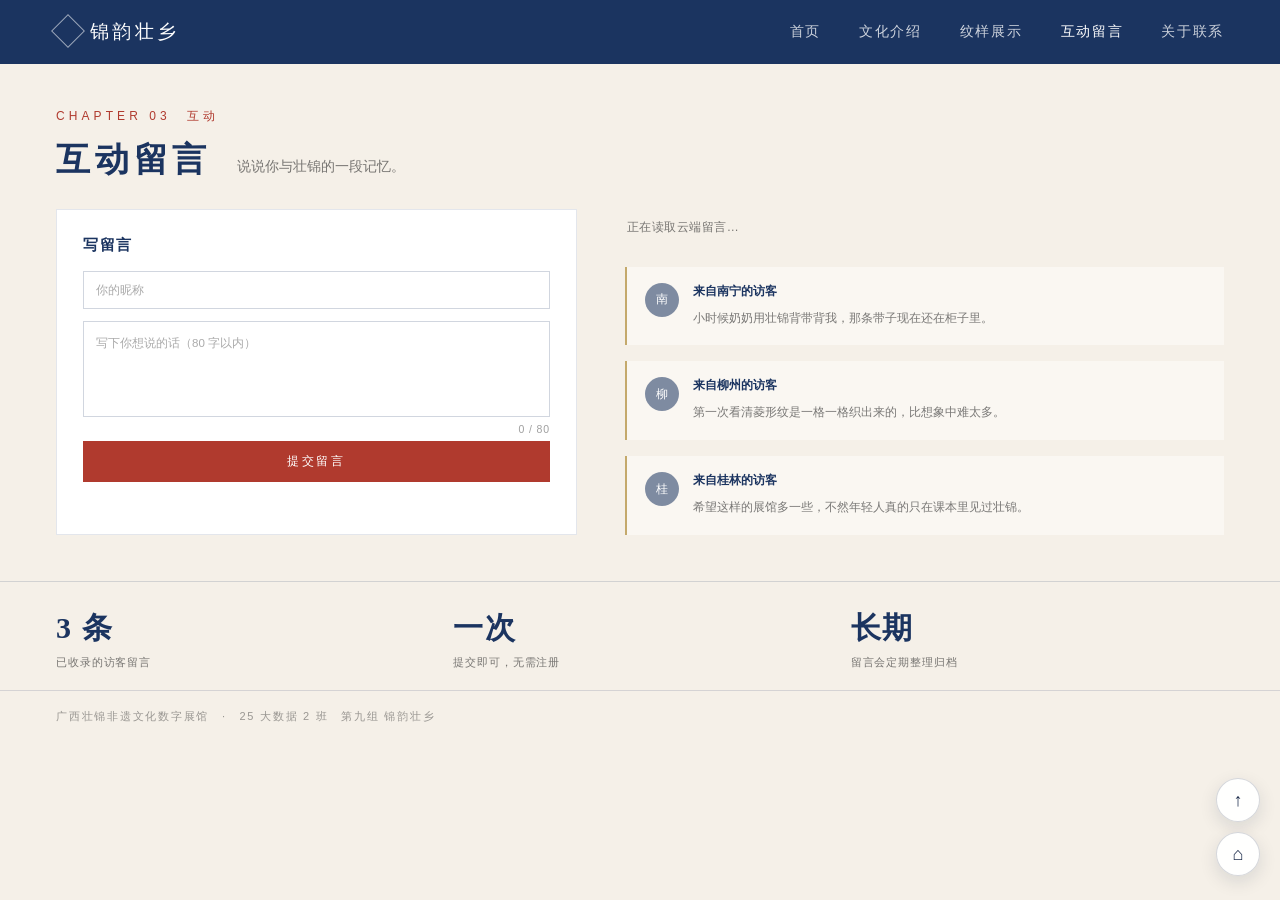
<file: 第九组-锦韵壮乡/04-互动留言-申涛/index4.html>
<!--
  锦韵壮乡 · 广西壮锦非遗文化数字展馆　第 4 页 / 共 5 页：互动留言
  姓名：申涛
  学号：20251091066
-->
<!DOCTYPE html>
<html lang="zh-CN">
<head>
<meta charset="utf-8">
<meta name="viewport" content="width=device-width, initial-scale=1">
<meta name="format-detection" content="telephone=no,email=no,address=no">
<title>互动留言 · 锦韵壮乡</title>
<meta name="description" content="写下你与壮锦的一段记忆，留言提交后即时上墙，无需注册。">
<link rel="icon" href="../assets/favicon.png">
<meta property="og:type" content="website">
<meta property="og:site_name" content="锦韵壮乡 · 广西壮锦非遗数字展馆">
<meta property="og:title" content="互动留言 · 锦韵壮乡">
<meta property="og:description" content="在壮锦数字展馆的留言墙上写一句话，所有人的留言都留在云端。">
<meta property="og:image" content="https://st1958.github.io/zhuangjin-nonheritage-web/%E7%AC%AC%E4%B9%9D%E7%BB%84-%E9%94%A6%E9%9F%B5%E5%A3%AE%E4%B9%A1/assets/p7.jpg">
<link rel="stylesheet" href="../style.css">
<link rel="stylesheet" href="./style.css">
</head>
<body>
<nav class="nav">
  <span class="brand">锦韵壮乡</span>
  <div class="links"><a href="../01-首页-任宏宇/index1.html">首页</a><a href="../02-文化介绍-黄俊杰/index2.html">文化介绍</a><a href="../03-纹样展示-白高领/index3.html">纹样展示</a><a href="../04-互动留言-申涛/index4.html" class="on">互动留言</a><a href="../05-关于联系-周家豪/index5.html">关于联系</a></div>
  <button class="burger" aria-label="展开导航"></button>
</nav>

<section class="wrap" style="padding-top:44px">
  <div class="eyebrow">CHAPTER 03　互动</div>
  <div style="display:flex;align-items:baseline;gap:26px;margin-top:12px;flex-wrap:wrap">
    <h1 class="h2">互动留言</h1>
    <span class="lead">说说你与壮锦的一段记忆。</span>
  </div>
  <div class="two msg-two" style="margin-top:26px">
    <form class="form" id="msgForm" novalidate>
      <h3>写留言</h3>
      <div class="field"><input name="name" maxlength="16" placeholder="你的昵称"></div>
      <div class="field area"><textarea name="text" placeholder="写下你想说的话（80 字以内）"></textarea></div>
      <div class="countbar"><span id="msgCounter">0 / 80</span></div>
      <button class="btn" type="submit" style="width:100%;border:0;cursor:pointer;font-family:inherit">提交留言</button>
      <div class="tip" role="status" aria-live="polite"></div>
    </form>
    <div class="wall" id="msgWall">
      <div class="note"><div class="ava">南</div><div><b>来自南宁的访客</b><div class="txt">小时候奶奶用壮锦背带背我，那条带子现在还在柜子里。</div></div></div>
      <div class="note"><div class="ava">柳</div><div><b>来自柳州的访客</b><div class="txt">第一次看清菱形纹是一格一格织出来的，比想象中难太多。</div></div></div>
      <div class="note"><div class="ava">桂</div><div><b>来自桂林的访客</b><div class="txt">希望这样的展馆多一些，不然年轻人真的只在课本里见过壮锦。</div></div></div>
    </div>
  </div>
</section>
<div class="stats">
  <div><b id="msgCount">3 条</b><span>已收录的访客留言</span></div>
  <div><b>一次</b><span>提交即可，无需注册</span></div>
  <div><b>长期</b><span>留言会定期整理归档</span></div>
</div>

<footer class="foot">广西壮锦非遗文化数字展馆　·　25 大数据 2 班　第九组 锦韵壮乡</footer>
<script src="../common.js"></script>
<script src="./page.js"></script>
</body>
</html>
</file>
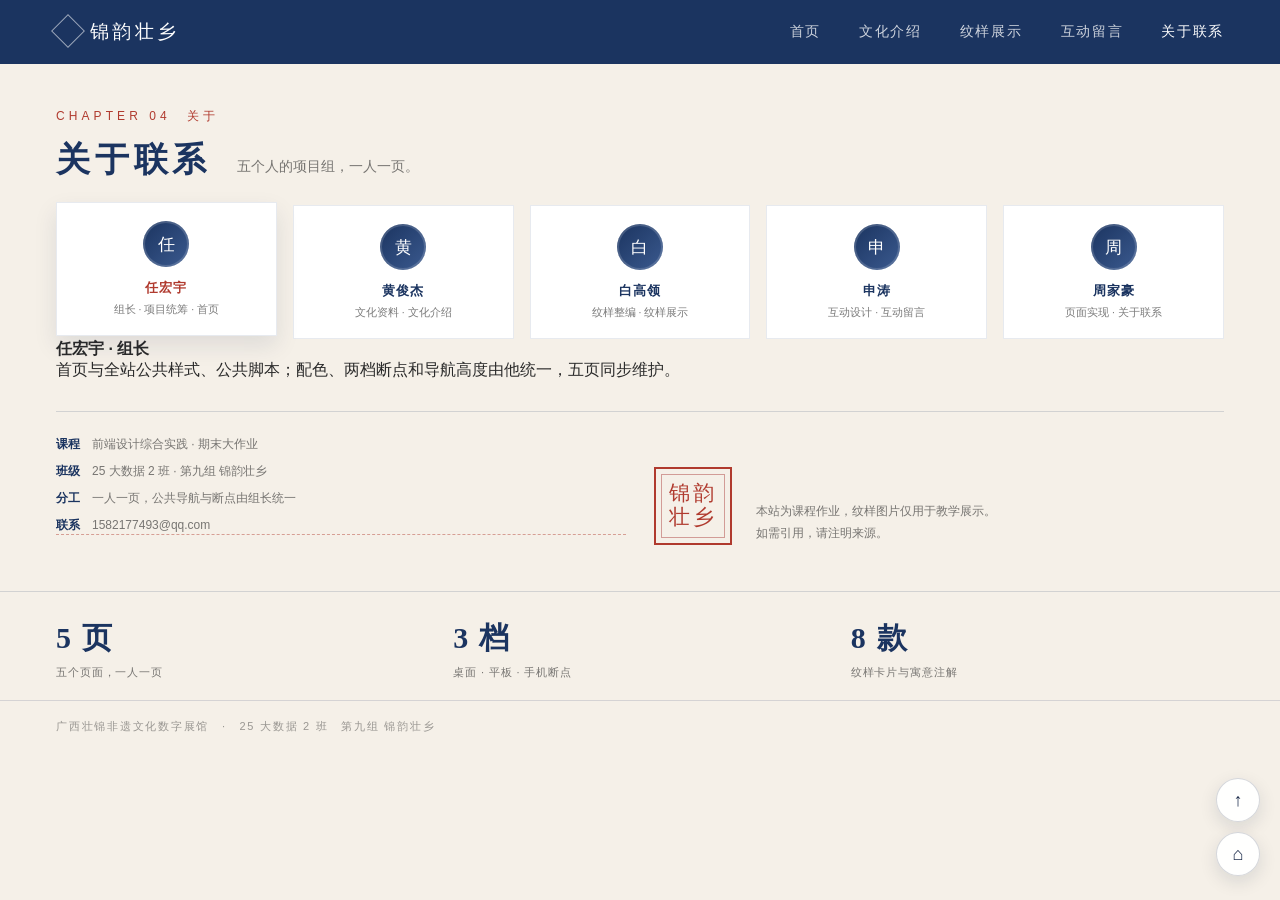
<file: 第九组-锦韵壮乡/05-关于联系-周家豪/index5.html>
<!--
  锦韵壮乡 · 广西壮锦非遗文化数字展馆　第 5 页 / 共 5 页：关于联系
  姓名：周家豪
  学号：20251091073
-->
<!DOCTYPE html>
<html lang="zh-CN">
<head>
<meta charset="utf-8">
<meta name="viewport" content="width=device-width, initial-scale=1">
<meta name="format-detection" content="telephone=no,email=no,address=no">
<title>关于联系 · 锦韵壮乡</title>
<meta name="description" content="第九组五个人的分工与联系方式，附课程作业说明。">
<link rel="icon" href="../assets/favicon.png">
<meta property="og:type" content="website">
<meta property="og:site_name" content="锦韵壮乡 · 广西壮锦非遗数字展馆">
<meta property="og:title" content="关于联系 · 锦韵壮乡">
<meta property="og:description" content="第九组“锦韵壮乡”小组成员与研究分工，欢迎来信交流。">
<meta property="og:image" content="https://st1958.github.io/zhuangjin-nonheritage-web/%E7%AC%AC%E4%B9%9D%E7%BB%84-%E9%94%A6%E9%9F%B5%E5%A3%AE%E4%B9%A1/assets/p5.jpg">
<link rel="stylesheet" href="../style.css">
<link rel="stylesheet" href="./style.css">
</head>
<body>
<nav class="nav">
  <span class="brand">锦韵壮乡</span>
  <div class="links"><a href="../01-首页-任宏宇/index1.html">首页</a><a href="../02-文化介绍-黄俊杰/index2.html">文化介绍</a><a href="../03-纹样展示-白高领/index3.html">纹样展示</a><a href="../04-互动留言-申涛/index4.html">互动留言</a><a href="../05-关于联系-周家豪/index5.html" class="on">关于联系</a></div>
  <button class="burger" aria-label="展开导航"></button>
</nav>

<section class="wrap" style="padding-top:44px">
  <div class="eyebrow">CHAPTER 04　关于</div>
  <div style="display:flex;align-items:baseline;gap:26px;margin-top:12px;flex-wrap:wrap">
    <h1 class="h2">关于联系</h1>
    <span class="lead">五个人的项目组，一人一页。</span>
  </div>
  <div class="members">
      <div class="mem"><div class="ava"></div><b>任宏宇</b><span>组长 · 项目统筹 · 首页</span></div>
      <div class="mem"><div class="ava"></div><b>黄俊杰</b><span>文化资料 · 文化介绍</span></div>
      <div class="mem"><div class="ava"></div><b>白高领</b><span>纹样整编 · 纹样展示</span></div>
      <div class="mem"><div class="ava"></div><b>申涛</b><span>互动设计 · 互动留言</span></div>
      <div class="mem"><div class="ava"></div><b>周家豪</b><span>页面实现 · 关于联系</span></div>
  </div>
  <div class="contact">
    <ul>
      <li><b>课程</b>　前端设计综合实践 · 期末大作业</li>
      <li><b>班级</b>　25 大数据 2 班 · 第九组 锦韵壮乡</li>
      <li><b>分工</b>　一人一页，公共导航与断点由组长统一</li>
      <li><b>联系</b>　1582177493@qq.com</li>
    </ul>
    <div style="display:flex;align-items:flex-end;gap:24px">
      <div class="seal" aria-hidden="true">锦韵<br>壮乡</div>
      <div>
        <p class="lead" style="font-size:11.5px">本站为课程作业，纹样图片仅用于教学展示。<br>如需引用，请注明来源。</p>
      </div>
    </div>
  </div>
</section>
<div class="stats">
  <div><b>5 页</b><span>五个页面，一人一页</span></div>
  <div><b>3 档</b><span>桌面 · 平板 · 手机断点</span></div>
  <div><b>8 款</b><span>纹样卡片与寓意注解</span></div>
</div>

<footer class="foot">广西壮锦非遗文化数字展馆　·　25 大数据 2 班　第九组 锦韵壮乡</footer>
<script src="../common.js"></script>
<script src="./page.js"></script>
</body>
</html>
</file>
<file: style.css>
:root{
  --ink:#1B3460; --ink-2:#14244A; --red:#B03A2E; --paper:#F5F0E8; --paper-2:#FAF7F2;
  --gold:#C4A96B; --text:#2A2A2A; --muted:rgba(42,42,42,.62);
}
*{box-sizing:border-box;margin:0;padding:0}
html,body{background:var(--paper);color:var(--text);
  font-family:"Noto Sans CJK SC","Source Han Sans SC",sans-serif;-webkit-font-smoothing:antialiased}
.page{display:none;min-height:100vh;position:relative}
img{display:block}
/* ---------- nav ---------- */
.nav{height:64px;background:var(--ink);display:flex;align-items:center;
  padding:0 56px;gap:40px;position:relative}
.brand{font-family:"Noto Serif CJK SC",serif;color:#fff;font-size:19px;letter-spacing:.18em;white-space:nowrap}
.brand::before{content:"";display:inline-block;width:22px;height:22px;margin-right:10px;
  border:1px solid rgba(255,255,255,.55);transform:rotate(45deg);vertical-align:-5px}
.links{margin-left:auto;display:flex;gap:38px}
.links a{color:rgba(255,255,255,.78);text-decoration:none;font-size:14px;letter-spacing:.12em}
.links a.on{color:#fff}
.burger{display:none;margin-left:auto;width:22px;height:16px;border-top:2px solid #fff;
  border-bottom:2px solid #fff;position:relative}
.burger::after{content:"";position:absolute;left:0;top:6px;width:22px;height:2px;background:#fff}
/* ---------- 通用 ---------- */
.wrap{padding:0 56px}
.eyebrow{font-size:12px;letter-spacing:.34em;color:var(--red)}
.h1{font-family:"Noto Serif CJK SC",serif;color:var(--ink);font-size:56px;letter-spacing:.14em;line-height:1.15}
.h2{font-family:"Noto Serif CJK SC",serif;color:var(--ink);font-size:34px;letter-spacing:.14em}
.lead{color:var(--muted);font-size:14px;line-height:1.9}
.rule{height:1px;background:rgba(27,52,96,.18)}
.grayline{height:9px;background:rgba(27,52,96,.13);border-radius:0}
.grayline.s{width:62%}.grayline.m{width:82%}.grayline.l{width:96%}
.dot{width:6px;height:6px;background:var(--gold);display:inline-block}
.foot{position:absolute;left:0;bottom:0;width:100%;padding:18px 56px;
  border-top:1px solid rgba(27,52,96,.15);font-size:11px;color:rgba(42,42,42,.45);letter-spacing:.16em}
/* ---------- 1 首页 ---------- */
.hero{height:462px;background:url(assets/hero_a.jpg) center/cover;position:relative;display:flex;
  flex-direction:column;justify-content:center;align-items:center;text-align:center;color:#fff}
.hero::after{content:"";position:absolute;inset:0;background:rgba(20,36,74,.62)}
.hero>*{position:relative;z-index:2}
.hero .h1{color:#fff;font-size:54px}
.hero .en{font-size:12px;letter-spacing:.5em;color:rgba(255,255,255,.72);margin-bottom:16px}
.hero p{margin-top:14px;font-size:14px;letter-spacing:.22em;color:rgba(255,255,255,.86)}
.entries{display:grid;grid-template-columns:repeat(4,1fr);gap:24px;padding:46px 56px 0}
.card{background:#fff;border:1px solid rgba(27,52,96,.1)}
.card img{width:100%;height:132px;object-fit:cover}
.card .bd{padding:16px 16px 18px}
.card h3{font-size:15px;color:var(--ink);letter-spacing:.1em;font-weight:600}
.card p{margin-top:8px;font-size:11.5px;color:var(--muted);line-height:1.7}
/* ---------- 2 文化介绍 ---------- */
.pad{padding-top:52px}
.two{display:grid;grid-template-columns:1fr 1fr;gap:48px}
.tl{margin-top:26px;border-left:1px solid rgba(27,52,96,.22);padding-left:22px}
.tl li{list-style:none;position:relative;padding:0 0 20px 0}
.tl li::before{content:"";position:absolute;left:-26px;top:6px;width:8px;height:8px;background:var(--red)}
.tl b{color:var(--ink);font-size:15px;letter-spacing:.08em}
.tl span{display:block;margin-top:5px;font-size:11.5px;color:var(--muted)}
.craft{display:grid;grid-template-columns:repeat(3,1fr);gap:18px;margin-top:22px}
.craft div{background:#fff;border-top:2px solid var(--ink);padding:18px}
.craft em{font-style:normal;font-family:"Noto Serif CJK SC",serif;color:var(--ink);font-size:17px}
/* ---------- 3 纹样 ---------- */
.chips{display:flex;gap:10px;margin:18px 0 22px}
.chip{font-size:11px;padding:6px 14px;border:1px solid rgba(27,52,96,.25);color:var(--ink)}
.chip.on{background:var(--ink);color:#fff;border-color:var(--ink)}
.gal{display:grid;grid-template-columns:repeat(4,1fr);gap:18px 18px}
.gal figure{background:#fff;border:1px solid rgba(27,52,96,.1)}
.gal img{width:100%;height:118px;object-fit:cover}
.gal figcaption{padding:10px 12px 12px}
.gal b{font-size:13px;color:var(--ink);letter-spacing:.08em;display:block}
.gal i{font-style:normal;display:block;margin-top:5px;font-size:10.5px;color:var(--muted)}
/* ---------- 4 留言 ---------- */
.form{background:#fff;border:1px solid rgba(27,52,96,.12);padding:26px}
.form h3{font-size:15px;color:var(--ink);letter-spacing:.1em;margin-bottom:16px}
.field{border:1px solid rgba(27,52,96,.2);height:38px;margin-bottom:12px;display:flex;align-items:center;padding:0 12px;
  font-size:11.5px;color:rgba(42,42,42,.4)}
.field.area{height:96px;align-items:flex-start;padding-top:12px}
.btn{margin-top:6px;background:var(--red);color:#fff;text-align:center;padding:12px;font-size:12px;letter-spacing:.24em}
.wall{display:grid;gap:16px}
.note{background:var(--paper-2);border-left:2px solid var(--gold);padding:16px 18px;display:flex;gap:14px}
.ava{width:34px;height:34px;border-radius:50%;background:rgba(27,52,96,.16);flex:0 0 34px}
.note b{font-size:12px;color:var(--ink);display:block;margin-bottom:8px}
/* ---------- 5 关于 ---------- */
.members{display:grid;grid-template-columns:repeat(5,1fr);gap:16px;margin-top:22px}
.mem{background:#fff;border:1px solid rgba(27,52,96,.1);padding:18px 16px;text-align:center}
.mem .ava{margin:0 auto 12px}
.mem b{display:block;font-size:13px;color:var(--ink);letter-spacing:.08em}
.mem span{display:block;margin-top:6px;font-size:10.5px;color:var(--muted)}
.contact{display:grid;grid-template-columns:1fr 1fr;gap:28px;margin-top:30px;padding-top:24px;border-top:1px solid rgba(27,52,96,.16)}
.contact li{list-style:none;font-size:12px;color:var(--muted);margin-bottom:10px}
.contact b{color:var(--ink);font-weight:600}
.seal{position:relative;width:78px;height:78px;border:2px solid var(--red);color:var(--red);display:flex;align-items:center;
  justify-content:center;font-family:"Noto Serif CJK SC",serif;font-size:21px;letter-spacing:.16em;line-height:1.14;text-align:center}
.seal::after{content:"";position:absolute;inset:5px;border:1px solid rgba(160,38,38,.42);pointer-events:none}
.stats{display:grid;grid-template-columns:repeat(3,1fr);gap:24px;margin-top:46px;padding:26px 56px 0;border-top:1px solid rgba(27,52,96,.16)}
@media (max-width:1199px){.stats{padding-left:36px;padding-right:36px}}
@media (max-width:767px){.stats{padding-left:20px;padding-right:20px}}
.stats b{font-family:"Noto Serif CJK SC",serif;font-size:30px;color:var(--ink);letter-spacing:.06em}
.stats span{display:block;margin-top:6px;font-size:11px;color:var(--muted);letter-spacing:.08em}
@media (max-width:767px){.stats{grid-template-columns:1fr 1fr;gap:16px;margin-top:30px}.stats b{font-size:20px}}
/* ---------- 平板 ---------- */
@media (max-width:1199px){
  .nav{padding:0 36px;gap:24px}
  .brand{font-size:17px}
  .links{gap:24px}.links a{font-size:12.5px}
  .wrap,.entries{padding-left:36px;padding-right:36px}
  .hero{height:360px}
  .hero .h1{font-size:42px}
  .entries{grid-template-columns:repeat(2,1fr);gap:18px;padding-top:32px}
  .card img{height:150px}
  .h2{font-size:28px}
  .two{gap:32px}
  .gal{grid-template-columns:repeat(2,1fr)}
  .gal img{height:150px}
  .craft{grid-template-columns:repeat(3,1fr)}
  .form{padding:20px}
  .members{grid-template-columns:repeat(3,1fr)}
  .contact{grid-template-columns:1fr}
  .foot{padding:14px 36px}
}
/* ---------- 手机 ---------- */
@media (max-width:767px){
  .nav{padding:0 20px}
  .links{display:none}
  .burger{display:block}
  .brand{font-size:15px}
  .brand::before{width:16px;height:16px;margin-right:8px;vertical-align:-3px}
  .wrap,.entries{padding-left:20px;padding-right:20px}
  .hero{height:290px}
  .hero .h1{font-size:30px;letter-spacing:.1em}
  .hero .en{font-size:9px;letter-spacing:.34em}
  .hero p{font-size:11px;letter-spacing:.14em}
  .entries{grid-template-columns:1fr;gap:14px;padding-top:24px}
  .card img{height:150px}
  .pad{padding-top:30px}
  .h2{font-size:22px}
  .lead{font-size:12px}
  .two{grid-template-columns:1fr;gap:26px}
  .craft{grid-template-columns:1fr}
  .chips{gap:8px}
  .gal{grid-template-columns:1fr;gap:14px}
  .gal img{height:170px}
  .members{grid-template-columns:1fr 1fr;gap:12px}
  .contact{grid-template-columns:1fr;gap:18px;margin-top:22px}
  .foot{position:static;padding:16px 64px 16px 20px;margin-top:28px;font-size:10px}
}

/* ===== 交互补充（汉堡菜单 / 筛选 / 留言） ===== */
.nav{position:relative}
.page{padding-bottom:0;display:flex;flex-direction:column;min-height:100vh}
.foot{position:static;margin-top:auto}
.stats{padding-bottom:20px}
.card{text-decoration:none;color:inherit;display:block;transition:transform .2s,box-shadow .2s}
.card:hover{transform:translateY(-3px);box-shadow:0 10px 22px rgba(20,36,74,.10)}
@media (max-width:767px){.page{padding-bottom:0}}
.chip{cursor:pointer;user-select:none;transition:background .18s,color .18s}
.chip:hover{border-color:var(--ink)}
.gal figure[hidden]{display:none}
.burger{background:none;border:0;padding:0;cursor:pointer}
@media (max-width:767px){
  .links{position:absolute;top:64px;left:0;right:0;background:var(--ink);flex-direction:column;
    gap:0;padding:4px 20px 14px;display:none;z-index:30;box-shadow:0 10px 24px rgba(20,36,74,.25)}
  .links.open{display:flex}
  .links a{padding:13px 0;border-bottom:1px solid rgba(255,255,255,.12);font-size:13px}
  .links a:last-child{border-bottom:0}
}
.field input,.field textarea{border:0;outline:0;background:none;width:100%;font:inherit;color:var(--text)}
.field textarea{resize:none;height:100%;line-height:1.7}
.field ::placeholder{color:rgba(42,42,42,.4)}
.form .tip{font-size:11px;color:var(--red);min-height:16px;margin-top:10px;letter-spacing:.06em}
.note .txt{font-size:11.5px;color:var(--muted);line-height:1.85;margin-top:2px}
.note time{font-size:10px;color:rgba(42,42,42,.4);margin-left:8px}

/* ===== 公共交互：阅读进度条 / 卡片渐现 / 右下角快捷按钮 ===== */
.prog{position:fixed;left:0;top:0;height:3px;width:0;background:var(--red);z-index:99;transition:width .12s linear}

.reveal{opacity:0;transform:translateY(14px);transition:opacity .5s ease,transform .5s ease}

.reveal.in{opacity:1;transform:none}

@media (prefers-reduced-motion:reduce){.reveal{opacity:1;transform:none;transition:none}}

@media (max-width:767px){
  .hero .pager{display:none}

  .drawer{top:auto;bottom:0;height:78%;width:100%;max-width:none;transform:translateY(100%);border-radius:14px 14px 0 0}

  .drawer.on{transform:none}

}

.mag { position: fixed; width: 150px; height: 150px; border-radius: 50%; border: 3px solid rgba(255,255,255,.92);
  box-shadow: 0 12px 32px rgba(10,20,40,.3); background-repeat: no-repeat; pointer-events: none; display: none; z-index: 80; }

.quick { position: fixed; right: 20px; bottom: 24px; display: flex; flex-direction: column; gap: 10px; z-index: 70; }

.qt { width: 44px; height: 44px; border-radius: 50%; border: 1px solid rgba(26,35,64,.18);
  background: rgba(255,255,255,.94); color: #1c2b4a; font-size: 18px; text-decoration: none; cursor: pointer;
  box-shadow: 0 6px 18px rgba(20,30,60,.12); display: flex; align-items: center; justify-content: center; }

.qt:hover { background: #fff; transform: translateY(-1px); }

@media (max-width: 767px) {
  .quick { right: 14px; bottom: 14px; }

  .qt { width: 40px; height: 40px; font-size: 16px; }

  .mag { display: none !important; }

}

.empty-hint { margin: 26px 0 0; color: var(--muted, #6b7280); font-size: 15px; letter-spacing: .04em; }


/* ===== 打印时收掉悬浮控件，页面排得干净些 ===== */
@media print {
  .quick, .prog, .mag, .mask, .drawer, .pager, .dots { display: none !important; }
  .nav { background: #fff !important; color: #1B3460 !important; }
  .nav .links a { color: #1B3460 !important; }
  .hero { height: 300px !important; }
  .foot { position: static !important; border-top: 1px solid #ccc; }
  .reveal { opacity: 1 !important; transform: none !important; }
}

/* ---------- 键盘焦点（补充，鼠标点击不出现） ---------- */
:focus-visible{outline:2px solid var(--red);outline-offset:3px;border-radius:3px}
.burger:focus-visible{outline:2px solid #fff;outline-offset:-4px}
.chip:focus-visible,.dots i:focus-visible,.fav:focus-visible{border-radius:4px}
@media print{:focus-visible{outline:none}}

/* ---------- 留言提交即时反馈（补充） ---------- */
.txnote{display:flex;gap:12px;background:rgba(255,255,255,.55);border:1px dashed rgba(27,52,96,.28);
  padding:14px 16px;align-items:flex-start;opacity:.85}
.txnote .ava{display:flex;align-items:center;justify-content:center;font-size:12px;color:#fff;
  background:rgba(27,52,96,.45);border-radius:50%}
.txnote b{font-size:13px;color:var(--ink);display:block}
.txnote .txt{margin-top:4px;font-size:13px;line-height:1.7;color:var(--muted)}
.tx-tag{font-style:normal;font-size:10.5px;color:var(--red);margin-left:8px;letter-spacing:.06em}
.wall-loading{font-size:12px;color:var(--muted);padding:10px 2px 14px;letter-spacing:.04em}

/* ---------- 关于页：首字头像（补充） ---------- */
.mem .ava{display:flex;align-items:center;justify-content:center;width:46px;height:46px;flex:0 0 46px;
  background:linear-gradient(135deg,#1B3460,#3B5A8F);color:#fff;border-radius:50%;
  font-family:"Noto Serif CJK SC",serif;font-size:17px;letter-spacing:0;
  box-shadow:inset 0 0 0 2px rgba(255,255,255,.16)}

/* 补充：操作提示小字，告诉访客哪里能点 */
.hint{font-style:normal;display:inline-block;margin-top:12px;
  font-size:11px;letter-spacing:.02em;color:rgba(27,52,96,.46);
  border-bottom:1px dashed rgba(27,52,96,.2);padding-bottom:2px}

/* ===== 补充：进度条去掉过渡，滚动与键盘弹出时不再连续重绘 ===== */
.prog{transition:none}

/* ===== 补充：键盘弹起时收起右下角悬浮按钮，免得压住输入区与留言 ===== */
body.kb-open .quick{opacity:0;pointer-events:none;transform:translateY(10px)}

/* ===== 首页：导航下方的制作团队条，落地第一眼可见 ===== */
.team-bar{height:34px;display:flex;align-items:center;gap:18px;padding:0 56px;
  background:var(--paper-2);border-bottom:1px solid rgba(27,52,96,.1);
  font-size:11.5px;letter-spacing:.1em;color:rgba(42,42,42,.5)}
.team-bar .tb-tag{display:inline-flex;align-items:center;gap:8px;color:rgba(42,42,42,.62);letter-spacing:.16em;font-size:11px}
.team-bar .tb-tag::before{content:"";width:6px;height:6px;background:var(--red);display:block}
.team-bar .tb-names{display:flex;align-items:center;gap:14px}
.team-bar .tb-names a{color:rgba(27,52,96,.86);text-decoration:none;padding:3px 1px;transition:color .18s;letter-spacing:.06em}
.team-bar .tb-names a:hover{color:var(--red)}
.team-bar .sep{font-style:normal;color:rgba(42,42,42,.22)}
.team-bar .tb-hint{margin-left:auto;font-size:10px;color:rgba(42,42,42,.46);letter-spacing:.08em}
@media (max-width:767px){
  .team-bar{height:40px;padding:0 14px;gap:10px;justify-content:center;flex-wrap:nowrap;font-size:11px}
  .team-bar .tb-tag{gap:5px;letter-spacing:.1em;font-size:10.5px}
  .team-bar .tb-names{gap:9px;flex-wrap:nowrap}
  .team-bar .tb-names a{padding:3px 0}
  .team-bar .sep{color:rgba(42,42,42,.2)}
  .team-bar .tb-hint{display:none}
}

/* ===== 补充：关于页手机端两列时，第五位跨满一行，避免右半边空着 ===== */
@media (max-width:767px){
  .members .mem:nth-child(5){grid-column:1 / -1}
}
</file>
<file: 01-home/style.css>
/* 姓名：任宏宇　学号：20251091065
   本页样式：首页：首屏轮播的幻灯片、箭头与圆点。 */

.hero .slides{position:absolute;inset:0;z-index:2}

.hero .slide{position:absolute;inset:0;background-position:center;background-size:cover;opacity:0;transition:opacity .6s ease;display:flex;align-items:center;justify-content:center}

.hero .slide.on{opacity:1}

.hero .slide-bd{text-align:center}

.hero .pager{position:absolute;top:50%;margin-top:-19px;width:38px;height:38px;border:0;border-radius:50%;background:rgba(20,36,74,.42);color:#fff;font-size:22px;line-height:1;cursor:pointer;z-index:4;transition:background .2s}

.hero .pager:hover{background:rgba(20,36,74,.7)}

.hero .prev{left:16px}

.hero .next{right:16px}

.hero .dots{position:absolute;left:50%;bottom:20px;transform:translateX(-50%);display:flex;gap:9px;z-index:4}

.hero .dots i{width:8px;height:8px;border-radius:50%;background:rgba(255,255,255,.42);cursor:pointer;transition:background .2s,transform .2s}

.hero .dots i.on{background:var(--red);transform:scale(1.3)}

/* 补充：换图后保证标题可读，压暗一层并不遮掉画面细节 */
.hero .slide::after{content:"";position:absolute;inset:0;
  background:linear-gradient(180deg,rgba(16,30,62,.58) 0%,rgba(16,30,62,.72) 100%)}
.hero .slide-bd{position:relative;z-index:2}
.hero .slide-bd .h1{text-shadow:0 2px 18px rgba(10,20,44,.45)}

/* 补充：四栏入口改为「方形参考图 + 编号 + 标题 + 箭头」，图不再满宽铺满 */
.entries .card{display:flex;align-items:center;gap:14px;padding:15px 16px;position:relative}
.entries .card .thumb{flex:0 0 78px;width:78px;height:78px;overflow:hidden;
  border:1px solid rgba(27,52,96,.12)}
.entries .card .thumb img{width:100%;height:100%;object-fit:cover}
.entries .card .bd{flex:1;min-width:0;padding:0;display:block}
.entries .card .no{display:block;font-style:normal;font-size:10px;letter-spacing:.22em;
  color:rgba(27,52,96,.42);margin-bottom:6px}
.entries .card h3{font-size:15px}
.entries .card p{margin-top:8px;font-size:12px;line-height:1.7;color:rgba(27,52,96,.62)}
.entries .card .go{font-style:normal;color:rgba(27,52,96,.35);font-size:16px;
  transition:transform .2s,color .2s}
.entries .card:hover .go{transform:translateX(4px);color:var(--red)}
</file>
<file: 02-culture/style.css>
/* 姓名：黄俊杰　学号：20251091058
   本页样式：文化介绍：时间轴选中、工序卡展开、详情卡与资料来源。 */

.tl li{cursor:pointer;transition:background .2s}

.tl li.on{background:rgba(27,52,96,.075)}

.tl li.on b{color:var(--red)}

.tl li.on::before{background:var(--red);transform:scale(1.5)}

.craft div{cursor:pointer;transition:border-color .2s,box-shadow .2s}

.craft div p{display:-webkit-box;-webkit-line-clamp:2;-webkit-box-orient:vertical;overflow:hidden}

.craft div.on p{-webkit-line-clamp:unset;overflow:visible}

.craft div.on{border-top-color:var(--red);box-shadow:0 8px 18px rgba(20,36,74,.08)}

.detail{margin-top:16px;padding:16px 18px;background:#fff;border-left:3px solid var(--red);border-radius:6px;box-shadow:0 8px 20px rgba(20,36,74,.08)}

.detail b{font-size:15px;color:var(--ink)}

.detail p{margin:8px 0 0;font-size:14px;line-height:1.9;color:#4a5568}

/* 详情里的资料来源小字 */
.detail .src { margin: 10px 0 0; font-size: 12px; line-height: 1.8; color: #8a93a3; }
</file>
<file: 03-patterns/style.css>
/* 姓名：白高领　学号：20251091051
   本页样式：纹样展示：详情抽屉、放大的镜片、收藏按钮与空状态提示。 */

.mask{position:fixed;inset:0;background:rgba(20,36,74,.42);opacity:0;pointer-events:none;transition:opacity .28s;z-index:97}

.mask.on{opacity:1;pointer-events:auto}

.drawer{position:fixed;top:0;right:0;height:100%;width:380px;max-width:88vw;background:#fff;z-index:98;transform:translateX(100%);transition:transform .32s ease;box-shadow:-10px 0 30px rgba(20,36,74,.2);overflow:auto;padding-bottom:30px}

.drawer.on{transform:none}

.drawer img{width:100%;display:block}

.drawer .hd{padding:16px 20px 0}

.drawer .hd b{font-size:18px;color:var(--ink)}

.drawer .hd i{display:block;margin-top:5px;font-size:13px;color:#7a8494;font-style:normal}

.drawer .cat,.drawer .txt{margin:12px 20px 0;font-size:13px;line-height:1.9;color:#4a5568}

.drawer .close{position:absolute;top:10px;right:12px;width:32px;height:32px;border:0;border-radius:50%;background:rgba(20,36,74,.55);color:#fff;font-size:18px;line-height:1;cursor:pointer}

.gal figure { position: relative; }

.gal figure .fav { position: absolute; top: 8px; right: 8px; width: 30px; height: 30px; border-radius: 50%;
  border: 1px solid rgba(255,255,255,.55); background: rgba(20,28,50,.35); color: #fff; font-size: 15px;
  padding: 0; cursor: pointer; z-index: 2; transition: background .2s, transform .2s; }

.gal figure .fav::before { content: "\2661"; }

.gal figure .fav.on::before { content: "\2665"; color: #ffd9a0; }

.gal figure .fav.on { background: rgba(20,28,50,.6); }

.gal figure .fav:hover { transform: scale(1.08); }

.gal figure .fav { background: rgba(255,255,255,.94); border: 0; color: #55607a; box-shadow: 0 4px 12px rgba(20,30,60,.18); }

.gal figure .fav.on { background: #fff; }

.gal figure .fav.on::before { color: #c0392b; }

.drawer .src { margin: 14px 20px 0; font-size: 12px; line-height: 1.8; color: #8a93a3; }

/* 抽屉底部的翻页条 */
.dnav { display: flex; gap: 10px; margin: 22px 20px 0; }
.dnav button { flex: 1; padding: 9px 0; border: 1px solid rgba(27,52,96,.18); border-radius: 4px;
  background: #fff; color: var(--ink); font-size: 13px; letter-spacing: .06em; cursor: pointer; transition: background .18s, border-color .18s; }
.dnav button:hover { background: #faf7f2; border-color: rgba(176,58,46,.5); color: var(--red); }
</file>
<file: 04-message/style.css>
/* 姓名：申涛　学号：20251091066
   本页样式：互动留言：长留言折叠、展开按钮、字数与头像。 */

.note .txt.clamp{display:-webkit-box;-webkit-line-clamp:3;-webkit-box-orient:vertical;overflow:hidden}

.more{margin-top:6px;border:0;background:none;color:var(--red);font-size:13px;cursor:pointer;padding:0}

/* ===== 留言页补充：字数统计 / 头像首字 / 删除 / 空状态 ===== */
.countbar{text-align:right;font-size:10.5px;color:rgba(42,42,42,.45);letter-spacing:.08em;margin-top:-6px}
.countbar .over{color:var(--red)}
.form .btn{transition:background .18s,opacity .18s}
.form .btn:hover{background:#96301f}
.form .btn:disabled{opacity:.6;cursor:not-allowed}
.note{position:relative}
.note .ava{display:flex;align-items:center;justify-content:center;font-size:12px;color:#fff;background:rgba(27,52,96,.55);letter-spacing:0}
.note .del{position:absolute;right:10px;top:10px;border:0;background:none;color:rgba(42,42,42,.38);
  font:inherit;font-size:10.5px;letter-spacing:.08em;cursor:pointer;opacity:.35;transition:opacity .18s,color .18s}
.note:hover .del,.note:focus-within .del{opacity:1}
.note .del:hover{color:var(--red)}
@media (max-width:767px){.note .del{opacity:1;right:8px;top:8px}}
.empty{padding:26px 18px;text-align:center;font-size:11.5px;color:var(--muted);
  background:var(--paper-2);border-left:2px solid var(--gold);letter-spacing:.08em}
.form .tip.ok{color:var(--ink)}
.msg-two{grid-template-columns:1fr 1.15fr}
@media (max-width:767px){.msg-two{grid-template-columns:1fr}}

/* ===== 补充：手机端输入框稳定（规避 flex 内 textarea 焦点丢失、键盘遮挡、iOS 缩放） ===== */
@media (max-width:767px){
  .field{display:block;height:auto;min-height:46px;padding:0 12px;line-height:46px}
  .field input{display:block;width:100%;height:44px;font-size:16px;line-height:44px;touch-action:manipulation}
  .field.area{line-height:normal;padding:10px 12px 12px;min-height:116px}
  .field textarea{display:block;width:100%;min-height:92px;height:auto;font-size:16px;
    line-height:1.7;touch-action:manipulation;overflow-y:auto}
}
</file>
<file: 05-about/style.css>
/* 姓名：周家豪　学号：20251091073
   本页样式：关于联系：成员卡选中、邮箱复制与提示条。 */

.mem{cursor:pointer;transition:background .2s,box-shadow .2s,transform .2s}

.mem.on{background:#fff;box-shadow:0 10px 22px rgba(20,36,74,.10);transform:translateY(-3px)}

.mem.on b{color:var(--red)}

.mail{cursor:pointer;border-bottom:1px dashed rgba(176,58,46,.45)}

.toast{position:fixed;left:50%;bottom:40px;transform:translate(-50%,12px);background:rgba(20,36,74,.94);color:#fff;
  font-size:12px;letter-spacing:.06em;padding:10px 18px;border-radius:2px;opacity:0;transition:opacity .25s,transform .25s;z-index:99}

.toast.in{opacity:1;transform:translate(-50%,0)}
</file>
<file: 第九组-锦韵壮乡/style.css>
:root{
  --ink:#1B3460; --ink-2:#14244A; --red:#B03A2E; --paper:#F5F0E8; --paper-2:#FAF7F2;
  --gold:#C4A96B; --text:#2A2A2A; --muted:rgba(42,42,42,.62);
}
*{box-sizing:border-box;margin:0;padding:0}
html,body{background:var(--paper);color:var(--text);
  font-family:"Noto Sans CJK SC","Source Han Sans SC",sans-serif;-webkit-font-smoothing:antialiased}
.page{display:none;min-height:100vh;position:relative}
img{display:block}
/* ---------- nav ---------- */
.nav{height:64px;background:var(--ink);display:flex;align-items:center;
  padding:0 56px;gap:40px;position:relative}
.brand{font-family:"Noto Serif CJK SC",serif;color:#fff;font-size:19px;letter-spacing:.18em;white-space:nowrap}
.brand::before{content:"";display:inline-block;width:22px;height:22px;margin-right:10px;
  border:1px solid rgba(255,255,255,.55);transform:rotate(45deg);vertical-align:-5px}
.links{margin-left:auto;display:flex;gap:38px}
.links a{color:rgba(255,255,255,.78);text-decoration:none;font-size:14px;letter-spacing:.12em}
.links a.on{color:#fff}
.burger{display:none;margin-left:auto;width:22px;height:16px;border-top:2px solid #fff;
  border-bottom:2px solid #fff;position:relative}
.burger::after{content:"";position:absolute;left:0;top:6px;width:22px;height:2px;background:#fff}
/* ---------- 通用 ---------- */
.wrap{padding:0 56px}
.eyebrow{font-size:12px;letter-spacing:.34em;color:var(--red)}
.h1{font-family:"Noto Serif CJK SC",serif;color:var(--ink);font-size:56px;letter-spacing:.14em;line-height:1.15}
.h2{font-family:"Noto Serif CJK SC",serif;color:var(--ink);font-size:34px;letter-spacing:.14em}
.lead{color:var(--muted);font-size:14px;line-height:1.9}
.rule{height:1px;background:rgba(27,52,96,.18)}
.grayline{height:9px;background:rgba(27,52,96,.13);border-radius:0}
.grayline.s{width:62%}.grayline.m{width:82%}.grayline.l{width:96%}
.dot{width:6px;height:6px;background:var(--gold);display:inline-block}
.foot{position:absolute;left:0;bottom:0;width:100%;padding:18px 56px;
  border-top:1px solid rgba(27,52,96,.15);font-size:11px;color:rgba(42,42,42,.45);letter-spacing:.16em}
/* ---------- 1 首页 ---------- */
.hero{height:462px;background:url(assets/hero_a.jpg) center/cover;position:relative;display:flex;
  flex-direction:column;justify-content:center;align-items:center;text-align:center;color:#fff}
.hero::after{content:"";position:absolute;inset:0;background:rgba(20,36,74,.62)}
.hero>*{position:relative;z-index:2}
.hero .h1{color:#fff;font-size:54px}
.hero .en{font-size:12px;letter-spacing:.5em;color:rgba(255,255,255,.72);margin-bottom:16px}
.hero p{margin-top:14px;font-size:14px;letter-spacing:.22em;color:rgba(255,255,255,.86)}
.entries{display:grid;grid-template-columns:repeat(4,1fr);gap:24px;padding:46px 56px 0}
.card{background:#fff;border:1px solid rgba(27,52,96,.1)}
.card img{width:100%;height:132px;object-fit:cover}
.card .bd{padding:16px 16px 18px}
.card h3{font-size:15px;color:var(--ink);letter-spacing:.1em;font-weight:600}
.card p{margin-top:8px;font-size:11.5px;color:var(--muted);line-height:1.7}
/* ---------- 2 文化介绍 ---------- */
.pad{padding-top:52px}
.two{display:grid;grid-template-columns:1fr 1fr;gap:48px}
.tl{margin-top:26px;border-left:1px solid rgba(27,52,96,.22);padding-left:22px}
.tl li{list-style:none;position:relative;padding:0 0 20px 0}
.tl li::before{content:"";position:absolute;left:-26px;top:6px;width:8px;height:8px;background:var(--red)}
.tl b{color:var(--ink);font-size:15px;letter-spacing:.08em}
.tl span{display:block;margin-top:5px;font-size:11.5px;color:var(--muted)}
.craft{display:grid;grid-template-columns:repeat(3,1fr);gap:18px;margin-top:22px}
.craft div{background:#fff;border-top:2px solid var(--ink);padding:18px}
.craft em{font-style:normal;font-family:"Noto Serif CJK SC",serif;color:var(--ink);font-size:17px}
/* ---------- 3 纹样 ---------- */
.chips{display:flex;gap:10px;margin:18px 0 22px}
.chip{font-size:11px;padding:6px 14px;border:1px solid rgba(27,52,96,.25);color:var(--ink)}
.chip.on{background:var(--ink);color:#fff;border-color:var(--ink)}
.gal{display:grid;grid-template-columns:repeat(4,1fr);gap:18px 18px}
.gal figure{background:#fff;border:1px solid rgba(27,52,96,.1)}
.gal img{width:100%;height:118px;object-fit:cover}
.gal figcaption{padding:10px 12px 12px}
.gal b{font-size:13px;color:var(--ink);letter-spacing:.08em;display:block}
.gal i{font-style:normal;display:block;margin-top:5px;font-size:10.5px;color:var(--muted)}
/* ---------- 4 留言 ---------- */
.form{background:#fff;border:1px solid rgba(27,52,96,.12);padding:26px}
.form h3{font-size:15px;color:var(--ink);letter-spacing:.1em;margin-bottom:16px}
.field{border:1px solid rgba(27,52,96,.2);height:38px;margin-bottom:12px;display:flex;align-items:center;padding:0 12px;
  font-size:11.5px;color:rgba(42,42,42,.4)}
.field.area{height:96px;align-items:flex-start;padding-top:12px}
.btn{margin-top:6px;background:var(--red);color:#fff;text-align:center;padding:12px;font-size:12px;letter-spacing:.24em}
.wall{display:grid;gap:16px}
.note{background:var(--paper-2);border-left:2px solid var(--gold);padding:16px 18px;display:flex;gap:14px}
.ava{width:34px;height:34px;border-radius:50%;background:rgba(27,52,96,.16);flex:0 0 34px}
.note b{font-size:12px;color:var(--ink);display:block;margin-bottom:8px}
/* ---------- 5 关于 ---------- */
.members{display:grid;grid-template-columns:repeat(5,1fr);gap:16px;margin-top:22px}
.mem{background:#fff;border:1px solid rgba(27,52,96,.1);padding:18px 16px;text-align:center}
.mem .ava{margin:0 auto 12px}
.mem b{display:block;font-size:13px;color:var(--ink);letter-spacing:.08em}
.mem span{display:block;margin-top:6px;font-size:10.5px;color:var(--muted)}
.contact{display:grid;grid-template-columns:1fr 1fr;gap:28px;margin-top:30px;padding-top:24px;border-top:1px solid rgba(27,52,96,.16)}
.contact li{list-style:none;font-size:12px;color:var(--muted);margin-bottom:10px}
.contact b{color:var(--ink);font-weight:600}
.seal{position:relative;width:78px;height:78px;border:2px solid var(--red);color:var(--red);display:flex;align-items:center;
  justify-content:center;font-family:"Noto Serif CJK SC",serif;font-size:21px;letter-spacing:.16em;line-height:1.14;text-align:center}
.seal::after{content:"";position:absolute;inset:5px;border:1px solid rgba(160,38,38,.42);pointer-events:none}
.stats{display:grid;grid-template-columns:repeat(3,1fr);gap:24px;margin-top:46px;padding:26px 56px 0;border-top:1px solid rgba(27,52,96,.16)}
@media (max-width:1199px){.stats{padding-left:36px;padding-right:36px}}
@media (max-width:767px){.stats{padding-left:20px;padding-right:20px}}
.stats b{font-family:"Noto Serif CJK SC",serif;font-size:30px;color:var(--ink);letter-spacing:.06em}
.stats span{display:block;margin-top:6px;font-size:11px;color:var(--muted);letter-spacing:.08em}
@media (max-width:767px){.stats{grid-template-columns:1fr 1fr;gap:16px;margin-top:30px}.stats b{font-size:20px}}
/* ---------- 平板 ---------- */
@media (max-width:1199px){
  .nav{padding:0 36px;gap:24px}
  .brand{font-size:17px}
  .links{gap:24px}.links a{font-size:12.5px}
  .wrap,.entries{padding-left:36px;padding-right:36px}
  .hero{height:360px}
  .hero .h1{font-size:42px}
  .entries{grid-template-columns:repeat(2,1fr);gap:18px;padding-top:32px}
  .card img{height:150px}
  .h2{font-size:28px}
  .two{gap:32px}
  .gal{grid-template-columns:repeat(2,1fr)}
  .gal img{height:150px}
  .craft{grid-template-columns:repeat(3,1fr)}
  .form{padding:20px}
  .members{grid-template-columns:repeat(3,1fr)}
  .contact{grid-template-columns:1fr}
  .foot{padding:14px 36px}
}
/* ---------- 手机 ---------- */
@media (max-width:767px){
  .nav{padding:0 20px}
  .links{display:none}
  .burger{display:block}
  .brand{font-size:15px}
  .brand::before{width:16px;height:16px;margin-right:8px;vertical-align:-3px}
  .wrap,.entries{padding-left:20px;padding-right:20px}
  .hero{height:290px}
  .hero .h1{font-size:30px;letter-spacing:.1em}
  .hero .en{font-size:9px;letter-spacing:.34em}
  .hero p{font-size:11px;letter-spacing:.14em}
  .entries{grid-template-columns:1fr;gap:14px;padding-top:24px}
  .card img{height:150px}
  .pad{padding-top:30px}
  .h2{font-size:22px}
  .lead{font-size:12px}
  .two{grid-template-columns:1fr;gap:26px}
  .craft{grid-template-columns:1fr}
  .chips{gap:8px}
  .gal{grid-template-columns:1fr;gap:14px}
  .gal img{height:170px}
  .members{grid-template-columns:1fr 1fr;gap:12px}
  .contact{grid-template-columns:1fr;gap:18px;margin-top:22px}
  .foot{position:static;padding:16px 64px 16px 20px;margin-top:28px;font-size:10px}
}

/* ===== 交互补充（汉堡菜单 / 筛选 / 留言） ===== */
.nav{position:relative}
.page{padding-bottom:0;display:flex;flex-direction:column;min-height:100vh}
.foot{position:static;margin-top:auto}
.stats{padding-bottom:20px}
.card{text-decoration:none;color:inherit;display:block;transition:transform .2s,box-shadow .2s}
.card:hover{transform:translateY(-3px);box-shadow:0 10px 22px rgba(20,36,74,.10)}
@media (max-width:767px){.page{padding-bottom:0}}
.chip{cursor:pointer;user-select:none;transition:background .18s,color .18s}
.chip:hover{border-color:var(--ink)}
.gal figure[hidden]{display:none}
.burger{background:none;border:0;padding:0;cursor:pointer}
@media (max-width:767px){
  .links{position:absolute;top:64px;left:0;right:0;background:var(--ink);flex-direction:column;
    gap:0;padding:4px 20px 14px;display:none;z-index:30;box-shadow:0 10px 24px rgba(20,36,74,.25)}
  .links.open{display:flex}
  .links a{padding:13px 0;border-bottom:1px solid rgba(255,255,255,.12);font-size:13px}
  .links a:last-child{border-bottom:0}
}
.field input,.field textarea{border:0;outline:0;background:none;width:100%;font:inherit;color:var(--text)}
.field textarea{resize:none;height:100%;line-height:1.7}
.field ::placeholder{color:rgba(42,42,42,.4)}
.form .tip{font-size:11px;color:var(--red);min-height:16px;margin-top:10px;letter-spacing:.06em}
.note .txt{font-size:11.5px;color:var(--muted);line-height:1.85;margin-top:2px}
.note time{font-size:10px;color:rgba(42,42,42,.4);margin-left:8px}

/* ===== 公共交互：阅读进度条 / 卡片渐现 / 右下角快捷按钮 ===== */
.prog{position:fixed;left:0;top:0;height:3px;width:0;background:var(--red);z-index:99;transition:width .12s linear}

.reveal{opacity:0;transform:translateY(14px);transition:opacity .5s ease,transform .5s ease}

.reveal.in{opacity:1;transform:none}

@media (prefers-reduced-motion:reduce){.reveal{opacity:1;transform:none;transition:none}}

@media (max-width:767px){
  .hero .pager{display:none}

  .drawer{top:auto;bottom:0;height:78%;width:100%;max-width:none;transform:translateY(100%);border-radius:14px 14px 0 0}

  .drawer.on{transform:none}

}

.mag { position: fixed; width: 150px; height: 150px; border-radius: 50%; border: 3px solid rgba(255,255,255,.92);
  box-shadow: 0 12px 32px rgba(10,20,40,.3); background-repeat: no-repeat; pointer-events: none; display: none; z-index: 80; }

.quick { position: fixed; right: 20px; bottom: 24px; display: flex; flex-direction: column; gap: 10px; z-index: 70; }

.qt { width: 44px; height: 44px; border-radius: 50%; border: 1px solid rgba(26,35,64,.18);
  background: rgba(255,255,255,.94); color: #1c2b4a; font-size: 18px; text-decoration: none; cursor: pointer;
  box-shadow: 0 6px 18px rgba(20,30,60,.12); display: flex; align-items: center; justify-content: center; }

.qt:hover { background: #fff; transform: translateY(-1px); }

@media (max-width: 767px) {
  .quick { right: 14px; bottom: 14px; }

  .qt { width: 40px; height: 40px; font-size: 16px; }

  .mag { display: none !important; }

}

.empty-hint { margin: 26px 0 0; color: var(--muted, #6b7280); font-size: 15px; letter-spacing: .04em; }


/* ===== 打印时收掉悬浮控件，页面排得干净些 ===== */
@media print {
  .quick, .prog, .mag, .mask, .drawer, .pager, .dots { display: none !important; }
  .nav { background: #fff !important; color: #1B3460 !important; }
  .nav .links a { color: #1B3460 !important; }
  .hero { height: 300px !important; }
  .foot { position: static !important; border-top: 1px solid #ccc; }
  .reveal { opacity: 1 !important; transform: none !important; }
}

/* ---------- 键盘焦点（补充，鼠标点击不出现） ---------- */
:focus-visible{outline:2px solid var(--red);outline-offset:3px;border-radius:3px}
.burger:focus-visible{outline:2px solid #fff;outline-offset:-4px}
.chip:focus-visible,.dots i:focus-visible,.fav:focus-visible{border-radius:4px}
@media print{:focus-visible{outline:none}}

/* ---------- 留言提交即时反馈（补充） ---------- */
.txnote{display:flex;gap:12px;background:rgba(255,255,255,.55);border:1px dashed rgba(27,52,96,.28);
  padding:14px 16px;align-items:flex-start;opacity:.85}
.txnote .ava{display:flex;align-items:center;justify-content:center;font-size:12px;color:#fff;
  background:rgba(27,52,96,.45);border-radius:50%}
.txnote b{font-size:13px;color:var(--ink);display:block}
.txnote .txt{margin-top:4px;font-size:13px;line-height:1.7;color:var(--muted)}
.tx-tag{font-style:normal;font-size:10.5px;color:var(--red);margin-left:8px;letter-spacing:.06em}
.wall-loading{font-size:12px;color:var(--muted);padding:10px 2px 14px;letter-spacing:.04em}

/* ---------- 关于页：首字头像（补充） ---------- */
.mem .ava{display:flex;align-items:center;justify-content:center;width:46px;height:46px;flex:0 0 46px;
  background:linear-gradient(135deg,#1B3460,#3B5A8F);color:#fff;border-radius:50%;
  font-family:"Noto Serif CJK SC",serif;font-size:17px;letter-spacing:0;
  box-shadow:inset 0 0 0 2px rgba(255,255,255,.16)}

/* 补充：操作提示小字，告诉访客哪里能点 */
.hint{font-style:normal;display:inline-block;margin-top:12px;
  font-size:11px;letter-spacing:.02em;color:rgba(27,52,96,.46);
  border-bottom:1px dashed rgba(27,52,96,.2);padding-bottom:2px}
</file>
<file: 第九组-锦韵壮乡/01-首页-任宏宇/style.css>
/* 姓名：任宏宇　学号：20251091065
   本页样式：首页：首屏轮播的幻灯片、箭头与圆点。 */

.hero .slides{position:absolute;inset:0;z-index:2}

.hero .slide{position:absolute;inset:0;background-position:center;background-size:cover;opacity:0;transition:opacity .6s ease;display:flex;align-items:center;justify-content:center}

.hero .slide.on{opacity:1}

.hero .slide-bd{text-align:center}

.hero .pager{position:absolute;top:50%;margin-top:-19px;width:38px;height:38px;border:0;border-radius:50%;background:rgba(20,36,74,.42);color:#fff;font-size:22px;line-height:1;cursor:pointer;z-index:4;transition:background .2s}

.hero .pager:hover{background:rgba(20,36,74,.7)}

.hero .prev{left:16px}

.hero .next{right:16px}

.hero .dots{position:absolute;left:50%;bottom:20px;transform:translateX(-50%);display:flex;gap:9px;z-index:4}

.hero .dots i{width:8px;height:8px;border-radius:50%;background:rgba(255,255,255,.42);cursor:pointer;transition:background .2s,transform .2s}

.hero .dots i.on{background:var(--red);transform:scale(1.3)}

/* 补充：换图后保证标题可读，压暗一层并不遮掉画面细节 */
.hero .slide::after{content:"";position:absolute;inset:0;
  background:linear-gradient(180deg,rgba(16,30,62,.58) 0%,rgba(16,30,62,.72) 100%)}
.hero .slide-bd{position:relative;z-index:2}
.hero .slide-bd .h1{text-shadow:0 2px 18px rgba(10,20,44,.45)}

/* 补充：四栏入口改为「方形参考图 + 编号 + 标题 + 箭头」，图不再满宽铺满 */
.entries .card{display:flex;align-items:center;gap:14px;padding:15px 16px;position:relative}
.entries .card .thumb{flex:0 0 78px;width:78px;height:78px;overflow:hidden;
  border:1px solid rgba(27,52,96,.12)}
.entries .card .thumb img{width:100%;height:100%;object-fit:cover}
.entries .card .bd{flex:1;min-width:0;padding:0;display:block}
.entries .card .no{display:block;font-style:normal;font-size:10px;letter-spacing:.22em;
  color:rgba(27,52,96,.42);margin-bottom:6px}
.entries .card h3{font-size:15px}
.entries .card p{margin-top:8px;font-size:12px;line-height:1.7;color:rgba(27,52,96,.62)}
.entries .card .go{font-style:normal;color:rgba(27,52,96,.35);font-size:16px;
  transition:transform .2s,color .2s}
.entries .card:hover .go{transform:translateX(4px);color:var(--red)}
</file>
<file: 第九组-锦韵壮乡/02-文化介绍-黄俊杰/style.css>
/* 姓名：黄俊杰　学号：20251091058
   本页样式：文化介绍：时间轴选中、工序卡展开、详情卡与资料来源。 */

.tl li{cursor:pointer;transition:background .2s}

.tl li.on{background:rgba(27,52,96,.075)}

.tl li.on b{color:var(--red)}

.tl li.on::before{background:var(--red);transform:scale(1.5)}

.craft div{cursor:pointer;transition:border-color .2s,box-shadow .2s}

.craft div p{display:-webkit-box;-webkit-line-clamp:2;-webkit-box-orient:vertical;overflow:hidden}

.craft div.on p{-webkit-line-clamp:unset;overflow:visible}

.craft div.on{border-top-color:var(--red);box-shadow:0 8px 18px rgba(20,36,74,.08)}

.detail{margin-top:16px;padding:16px 18px;background:#fff;border-left:3px solid var(--red);border-radius:6px;box-shadow:0 8px 20px rgba(20,36,74,.08)}

.detail b{font-size:15px;color:var(--ink)}

.detail p{margin:8px 0 0;font-size:14px;line-height:1.9;color:#4a5568}

/* 详情里的资料来源小字 */
.detail .src { margin: 10px 0 0; font-size: 12px; line-height: 1.8; color: #8a93a3; }
</file>
<file: 第九组-锦韵壮乡/03-纹样展示-白高领/style.css>
/* 姓名：白高领　学号：20251091051
   本页样式：纹样展示：详情抽屉、放大的镜片、收藏按钮与空状态提示。 */

.mask{position:fixed;inset:0;background:rgba(20,36,74,.42);opacity:0;pointer-events:none;transition:opacity .28s;z-index:97}

.mask.on{opacity:1;pointer-events:auto}

.drawer{position:fixed;top:0;right:0;height:100%;width:380px;max-width:88vw;background:#fff;z-index:98;transform:translateX(100%);transition:transform .32s ease;box-shadow:-10px 0 30px rgba(20,36,74,.2);overflow:auto;padding-bottom:30px}

.drawer.on{transform:none}

.drawer img{width:100%;display:block}

.drawer .hd{padding:16px 20px 0}

.drawer .hd b{font-size:18px;color:var(--ink)}

.drawer .hd i{display:block;margin-top:5px;font-size:13px;color:#7a8494;font-style:normal}

.drawer .cat,.drawer .txt{margin:12px 20px 0;font-size:13px;line-height:1.9;color:#4a5568}

.drawer .close{position:absolute;top:10px;right:12px;width:32px;height:32px;border:0;border-radius:50%;background:rgba(20,36,74,.55);color:#fff;font-size:18px;line-height:1;cursor:pointer}

.gal figure { position: relative; }

.gal figure .fav { position: absolute; top: 8px; right: 8px; width: 30px; height: 30px; border-radius: 50%;
  border: 1px solid rgba(255,255,255,.55); background: rgba(20,28,50,.35); color: #fff; font-size: 15px;
  padding: 0; cursor: pointer; z-index: 2; transition: background .2s, transform .2s; }

.gal figure .fav::before { content: "\2661"; }

.gal figure .fav.on::before { content: "\2665"; color: #ffd9a0; }

.gal figure .fav.on { background: rgba(20,28,50,.6); }

.gal figure .fav:hover { transform: scale(1.08); }

.gal figure .fav { background: rgba(255,255,255,.94); border: 0; color: #55607a; box-shadow: 0 4px 12px rgba(20,30,60,.18); }

.gal figure .fav.on { background: #fff; }

.gal figure .fav.on::before { color: #c0392b; }

.drawer .src { margin: 14px 20px 0; font-size: 12px; line-height: 1.8; color: #8a93a3; }

/* 抽屉底部的翻页条 */
.dnav { display: flex; gap: 10px; margin: 22px 20px 0; }
.dnav button { flex: 1; padding: 9px 0; border: 1px solid rgba(27,52,96,.18); border-radius: 4px;
  background: #fff; color: var(--ink); font-size: 13px; letter-spacing: .06em; cursor: pointer; transition: background .18s, border-color .18s; }
.dnav button:hover { background: #faf7f2; border-color: rgba(176,58,46,.5); color: var(--red); }
</file>
<file: 第九组-锦韵壮乡/04-互动留言-申涛/style.css>
/* 姓名：申涛　学号：20251091066
   本页样式：互动留言：长留言折叠、展开按钮、字数与头像。 */

.note .txt.clamp{display:-webkit-box;-webkit-line-clamp:3;-webkit-box-orient:vertical;overflow:hidden}

.more{margin-top:6px;border:0;background:none;color:var(--red);font-size:13px;cursor:pointer;padding:0}

/* ===== 留言页补充：字数统计 / 头像首字 / 删除 / 空状态 ===== */
.countbar{text-align:right;font-size:10.5px;color:rgba(42,42,42,.45);letter-spacing:.08em;margin-top:-6px}
.countbar .over{color:var(--red)}
.form .btn{transition:background .18s,opacity .18s}
.form .btn:hover{background:#96301f}
.form .btn:disabled{opacity:.6;cursor:not-allowed}
.note{position:relative}
.note .ava{display:flex;align-items:center;justify-content:center;font-size:12px;color:#fff;background:rgba(27,52,96,.55);letter-spacing:0}
.note .del{position:absolute;right:10px;top:10px;border:0;background:none;color:rgba(42,42,42,.38);
  font:inherit;font-size:10.5px;letter-spacing:.08em;cursor:pointer;opacity:.35;transition:opacity .18s,color .18s}
.note:hover .del,.note:focus-within .del{opacity:1}
.note .del:hover{color:var(--red)}
@media (max-width:767px){.note .del{opacity:1;right:8px;top:8px}}
.empty{padding:26px 18px;text-align:center;font-size:11.5px;color:var(--muted);
  background:var(--paper-2);border-left:2px solid var(--gold);letter-spacing:.08em}
.form .tip.ok{color:var(--ink)}
.msg-two{grid-template-columns:1fr 1.15fr}
@media (max-width:767px){.msg-two{grid-template-columns:1fr}}
</file>
<file: 第九组-锦韵壮乡/05-关于联系-周家豪/style.css>
/* 姓名：周家豪　学号：20251091073
   本页样式：关于联系：成员卡选中、邮箱复制与提示条。 */

.mem{cursor:pointer;transition:background .2s,box-shadow .2s,transform .2s}

.mem.on{background:#fff;box-shadow:0 10px 22px rgba(20,36,74,.10);transform:translateY(-3px)}

.mem.on b{color:var(--red)}

.mail{cursor:pointer;border-bottom:1px dashed rgba(176,58,46,.45)}

.toast{position:fixed;left:50%;bottom:40px;transform:translate(-50%,12px);background:rgba(20,36,74,.94);color:#fff;
  font-size:12px;letter-spacing:.06em;padding:10px 18px;border-radius:2px;opacity:0;transition:opacity .25s,transform .25s;z-index:99}

.toast.in{opacity:1;transform:translate(-50%,0)}
</file>
